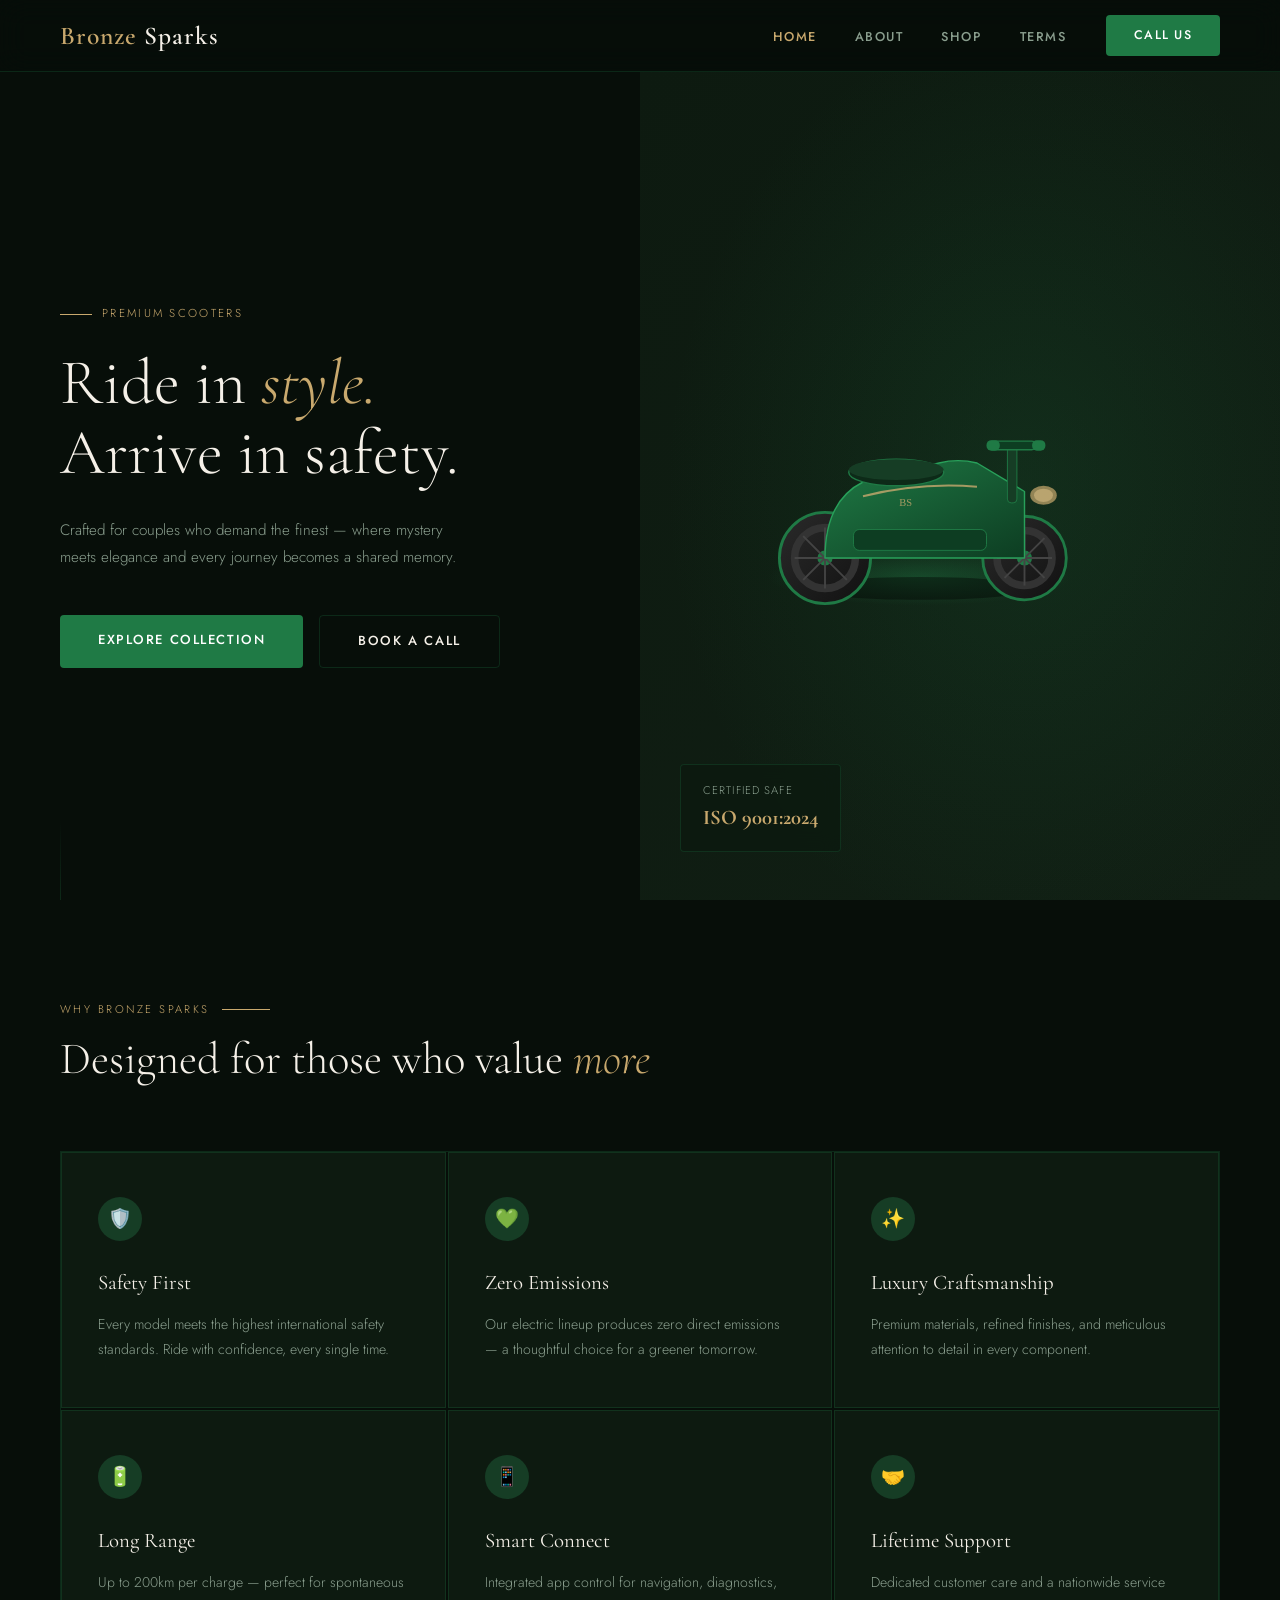
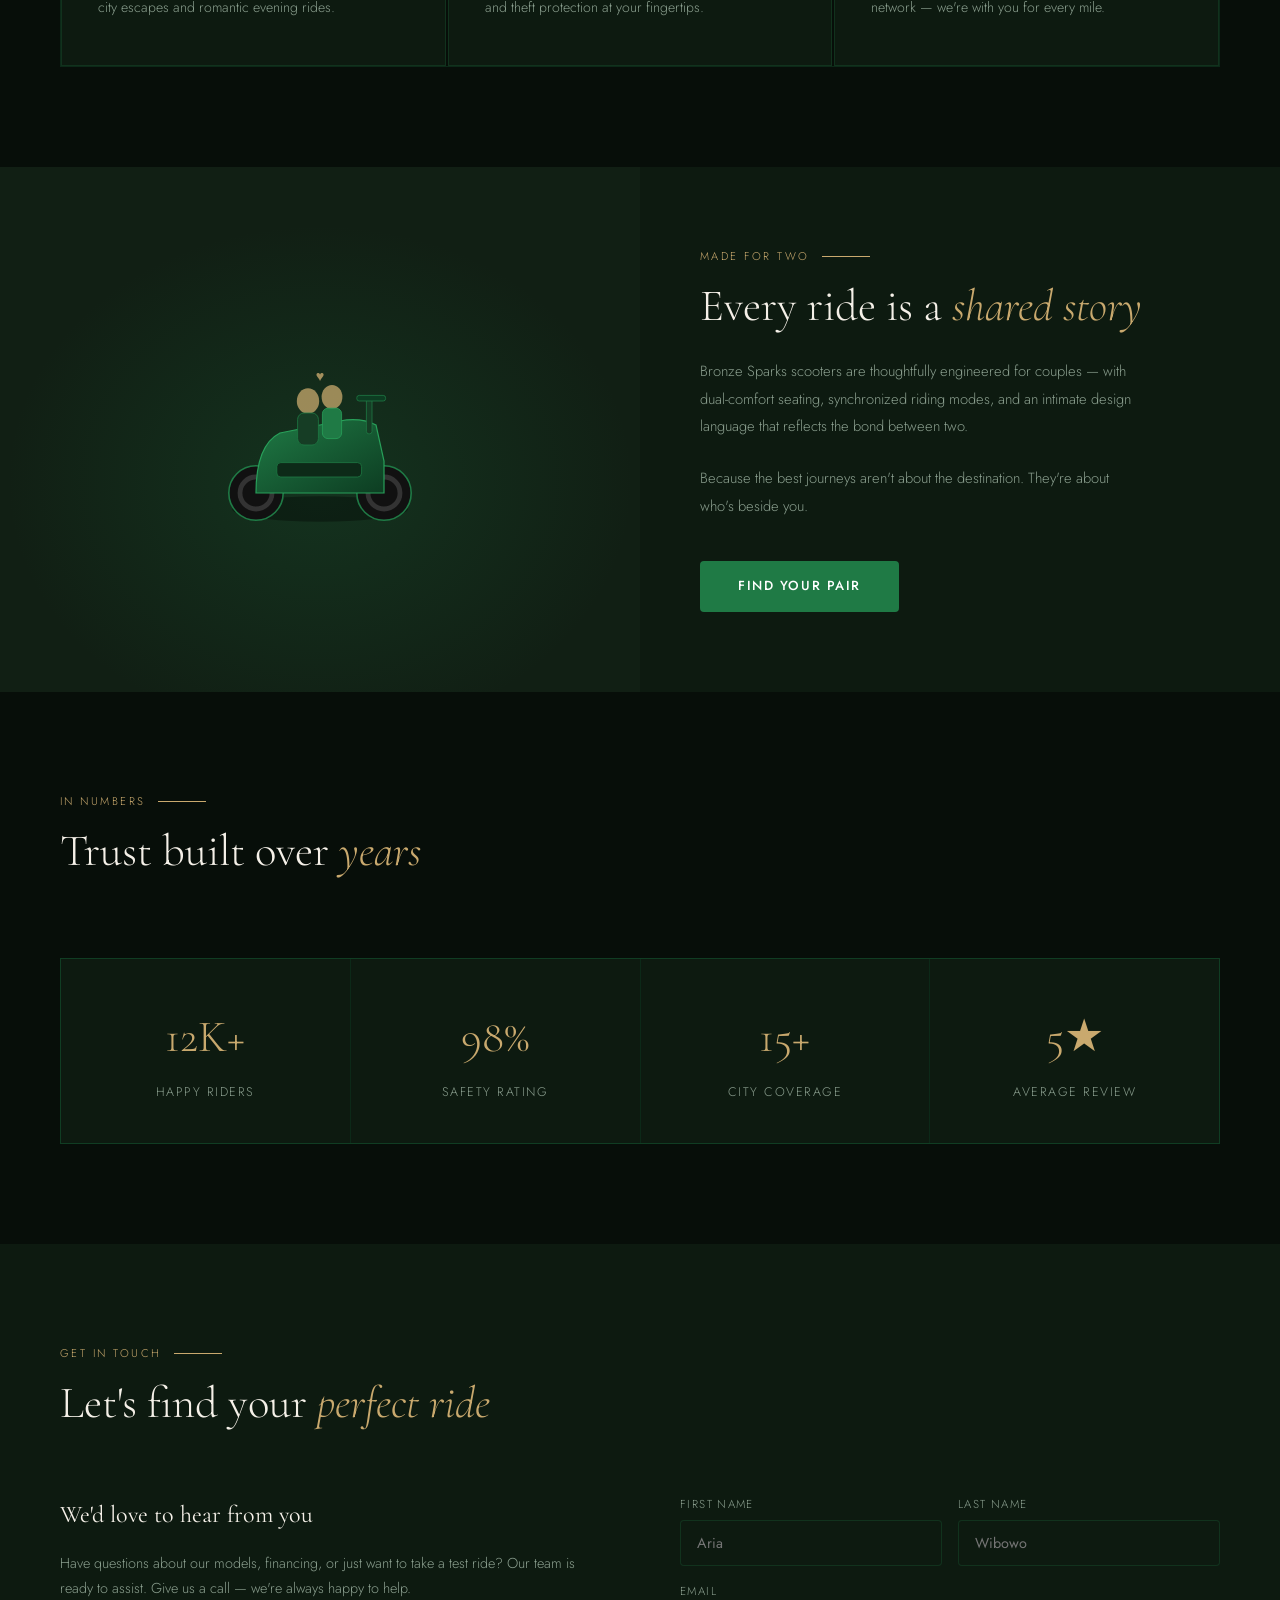
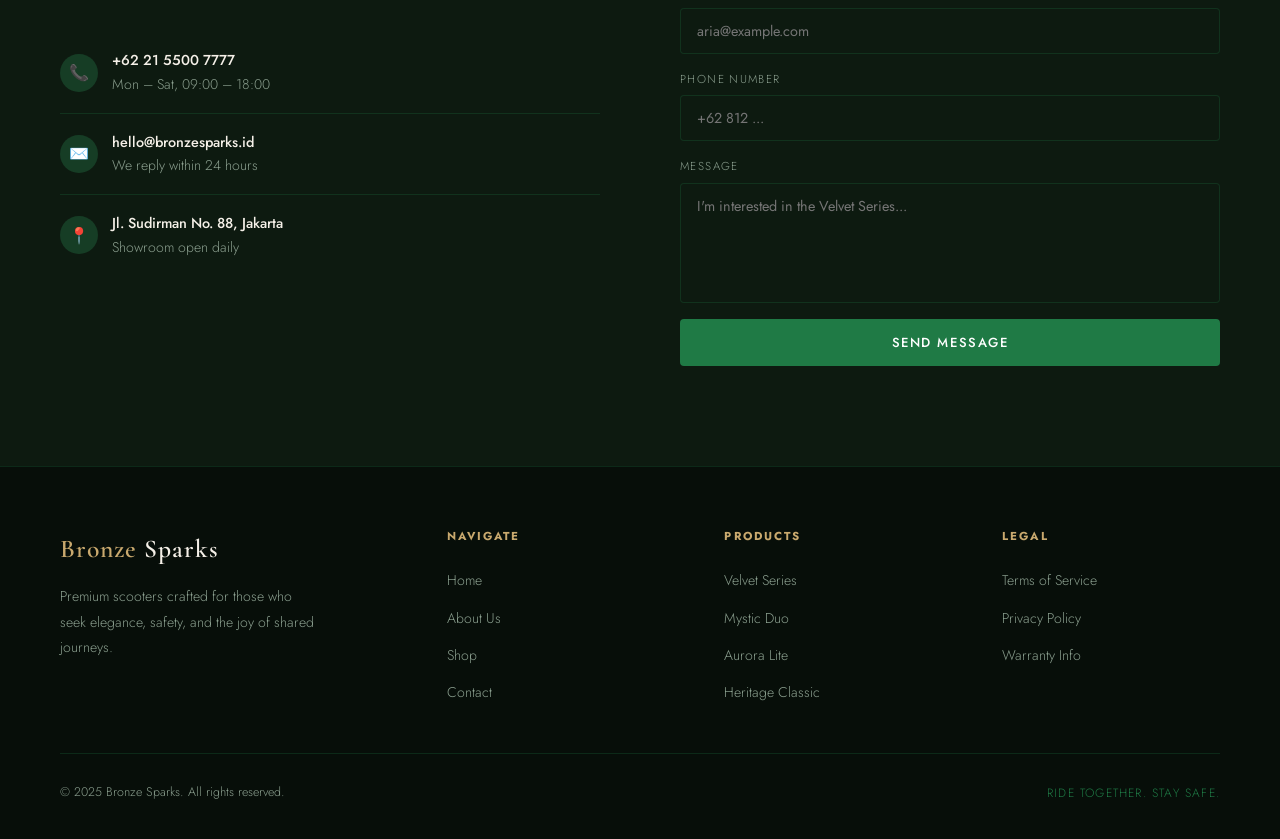
<file: index.html>
<!DOCTYPE html>
<html lang="id">
<head>
  <meta charset="UTF-8" />
  <meta name="viewport" content="width=device-width, initial-scale=1.0"/>
  <meta name="description" content="Bronze Sparks adalah dealer scooter premium di Indonesia. Koleksi eksklusif dengan desain elegan, emisi nol, dan standar keamanan ISO 9001:2024.">
  <meta property="og:title" content="Bronze Sparks – Premium Scooters Indonesia">
  <meta property="og:description" content="Scooter premium untuk pasangan yang menghargai keanggunan dan keamanan. Temukan koleksi eksklusif kami di Jakarta.">
  <meta property="og:type" content="website">
  <meta property="og:url" content="https://bronzesparks.id/">
  <title>Bronze Sparks – Premium Scooters Indonesia</title>
  <link href="https://fonts.googleapis.com/css2?family=Cormorant+Garamond:ital,wght@0,300;0,400;0,600;1,300;1,400&family=Jost:wght@300;400;500;600&display=swap" rel="stylesheet"/>
  <link rel="icon" type="image/png" href="icon-transportation.png">
  <link rel="canonical" href="https://bronzesparks.id/">
  <link rel="stylesheet" href="style.css">
  <script type="application/ld+json">
    {
      "@context": "https://schema.org",
      "@type": "AutoDealer",
      "name": "Bronze Sparks",
      "description": "Premium scooters crafted for elegance and safety.",
      "url": "https://bronzesparks.id",
      "address": {
        "@type": "PostalAddress",
        "streetAddress": "Jl. Sudirman No. 88",
        "addressLocality": "Jakarta Selatan",
        "addressCountry": "ID"
      },
      "telephone": "+622155007777"
    }
  </script>
</head>
<body>

  <nav id="navbar">
    <div class="nav-logo"><a href="index.html"><span>Bronze</span> Sparks</a></div>
    <ul class="nav-links" id="navLinks">
      <li><a href="index.html" class="active">Home</a></li>
      <li><a href="about.html">About</a></li>
      <li><a href="shop.html">Shop</a></li>
      <li><a href="terms.html">Terms</a></li>
    </ul>
    <a class="nav-cta" href="#contact-section">Call Us</a>
    <div class="hamburger" id="hamburger" onclick="toggleMenu()">
      <span></span><span></span><span></span>
    </div>
  </nav>

  <div class="mobile-menu" id="mobileMenu">
    <a href="index.html" onclick="toggleMenu()">Home</a>
    <a href="about.html" onclick="toggleMenu()">About</a>
    <a href="shop.html" onclick="toggleMenu()">Shop</a>
    <a href="terms.html" onclick="toggleMenu()">Terms of Service</a>
    <a class="m-cta" href="#contact-section" onclick="toggleMenu()">📞 Call Us Now</a>
  </div>

  <section class="hero">
    <div class="hero-left">
      <div class="hero-tag">Premium Scooters</div>
      <h1 class="hero-title">
        Ride in <em>style.</em><br>Arrive in safety.
      </h1>
      <p class="hero-desc">
        Crafted for couples who demand the finest — where mystery meets elegance
        and every journey becomes a shared memory.
      </p>
      <div class="hero-actions">
        <a class="btn-primary" href="shop.html">Explore Collection</a>
        <a class="btn-outline" href="#contact-section">Book a Call</a>
      </div>
    </div>
    <div class="hero-right">
      <div class="hero-visual"></div>
      <div class="hero-scooter">
        <svg class="scooter-svg" viewBox="0 0 400 280" xmlns="http://www.w3.org/2000/svg">
          <defs>
            <radialGradient id="glow" cx="50%" cy="50%" r="50%">
              <stop offset="0%" stop-color="#1f7a45" stop-opacity=".4"/>
              <stop offset="100%" stop-color="#1f7a45" stop-opacity="0"/>
            </radialGradient>
            <linearGradient id="bodyGrad" x1="0%" y1="0%" x2="100%" y2="100%">
              <stop offset="0%" stop-color="#1f7a45"/>
              <stop offset="100%" stop-color="#0d3d22"/>
            </linearGradient>
            <linearGradient id="wheelGrad" x1="0%" y1="0%" x2="100%" y2="100%">
              <stop offset="0%" stop-color="#2a2a2a"/>
              <stop offset="100%" stop-color="#111"/>
            </linearGradient>
          </defs>
          <ellipse cx="200" cy="240" rx="160" ry="30" fill="url(#glow)"/>
          <ellipse cx="200" cy="252" rx="120" ry="12" fill="#000" opacity=".4"/>
          <circle cx="100" cy="220" r="48" fill="url(#wheelGrad)" stroke="#1f7a45" stroke-width="3"/>
          <circle cx="100" cy="220" r="32" fill="none" stroke="#333" stroke-width="8"/>
          <circle cx="100" cy="220" r="8" fill="#1f7a45"/>
          <g stroke="#444" stroke-width="2">
            <line x1="100" y1="188" x2="100" y2="252"/>
            <line x1="68" y1="220" x2="132" y2="220"/>
            <line x1="77" y1="197" x2="123" y2="243"/>
            <line x1="123" y1="197" x2="77" y2="243"/>
          </g>
          <circle cx="310" cy="220" r="44" fill="url(#wheelGrad)" stroke="#1f7a45" stroke-width="3"/>
          <circle cx="310" cy="220" r="29" fill="none" stroke="#333" stroke-width="8"/>
          <circle cx="310" cy="220" r="8" fill="#1f7a45"/>
          <g stroke="#444" stroke-width="2">
            <line x1="310" y1="191" x2="310" y2="249"/>
            <line x1="281" y1="220" x2="339" y2="220"/>
            <line x1="289" y1="199" x2="331" y2="241"/>
            <line x1="331" y1="199" x2="289" y2="241"/>
          </g>
          <path d="M 100 220 Q 100 160 140 140 L 220 120 Q 240 115 260 120 L 310 150 L 310 220 Z"
                fill="url(#bodyGrad)" stroke="#28a05a" stroke-width="1.5" stroke-linejoin="round"/>
          <rect x="130" y="190" width="140" height="22" rx="6" fill="#0d3d22" stroke="#1f7a45" stroke-width="1"/>
          <ellipse cx="175" cy="130" rx="50" ry="14" fill="#0d2a18" stroke="#1f7a45" stroke-width="1.5"/>
          <ellipse cx="175" cy="127" rx="50" ry="11" fill="#163d25"/>
          <rect x="292" y="100" width="10" height="62" rx="4" fill="#163d25" stroke="#1f7a45" stroke-width="1"/>
          <rect x="272" y="97" width="50" height="9" rx="4.5" fill="#0d3d22" stroke="#1f7a45" stroke-width="1.5"/>
          <rect x="270" y="96" width="14" height="11" rx="5" fill="#1f7a45"/>
          <rect x="318" y="96" width="14" height="11" rx="5" fill="#1f7a45"/>
          <ellipse cx="330" cy="154" rx="14" ry="10" fill="#c9a96e" opacity=".7"/>
          <ellipse cx="330" cy="154" rx="10" ry="7" fill="#e0c48a" opacity=".5"/>
          <path d="M 140 155 Q 200 140 260 145" stroke="#c9a96e" stroke-width="2" fill="none" opacity=".8"/>
          <text x="185" y="165" font-family="serif" font-size="11" fill="#c9a96e" opacity=".8" text-anchor="middle">BS</text>
        </svg>
      </div>
      <div class="hero-badge">
        <p>Certified Safe</p>
        <h4>ISO 9001:2024</h4>
      </div>
    </div>
    <div class="hero-line"></div>
  </section>

  <section class="section fade-in">
    <div class="section-label">Why Bronze Sparks</div>
    <h2 class="section-title">Designed for those who value <em>more</em></h2>
    <div class="features-grid">
      <div class="feature-card">
        <div class="feature-icon">🛡️</div>
        <h3>Safety First</h3>
        <p>Every model meets the highest international safety standards. Ride with confidence, every single time.</p>
      </div>
      <div class="feature-card">
        <div class="feature-icon">💚</div>
        <h3>Zero Emissions</h3>
        <p>Our electric lineup produces zero direct emissions — a thoughtful choice for a greener tomorrow.</p>
      </div>
      <div class="feature-card">
        <div class="feature-icon">✨</div>
        <h3>Luxury Craftsmanship</h3>
        <p>Premium materials, refined finishes, and meticulous attention to detail in every component.</p>
      </div>
      <div class="feature-card">
        <div class="feature-icon">🔋</div>
        <h3>Long Range</h3>
        <p>Up to 200km per charge — perfect for spontaneous city escapes and romantic evening rides.</p>
      </div>
      <div class="feature-card">
        <div class="feature-icon">📱</div>
        <h3>Smart Connect</h3>
        <p>Integrated app control for navigation, diagnostics, and theft protection at your fingertips.</p>
      </div>
      <div class="feature-card">
        <div class="feature-icon">🤝</div>
        <h3>Lifetime Support</h3>
        <p>Dedicated customer care and a nationwide service network — we're with you for every mile.</p>
      </div>
    </div>
  </section>

  <div class="section-alt">
    <div class="couple-banner">
      <div class="couple-visual">
        <div class="couple-visual-inner">
          <svg viewBox="0 0 300 280" width="240" xmlns="http://www.w3.org/2000/svg">
            <defs>
              <linearGradient id="fg" x1="0%" y1="0%" x2="100%" y2="100%">
                <stop offset="0%" stop-color="#1f7a45"/>
                <stop offset="100%" stop-color="#0d3d22"/>
              </linearGradient>
            </defs>
            <ellipse cx="150" cy="240" rx="110" ry="16" fill="#000" opacity=".35"/>
            <circle cx="70" cy="220" r="34" fill="#111" stroke="#1f7a45" stroke-width="2"/>
            <circle cx="70" cy="220" r="20" fill="none" stroke="#333" stroke-width="6"/>
            <circle cx="230" cy="220" r="34" fill="#111" stroke="#1f7a45" stroke-width="2"/>
            <circle cx="230" cy="220" r="20" fill="none" stroke="#333" stroke-width="6"/>
            <path d="M 70 220 Q 70 160 100 145 L 175 130 Q 200 125 220 135 L 230 180 L 230 220 Z"
                  fill="url(#fg)" stroke="#28a05a" stroke-width="1.5"/>
            <rect x="96" y="182" width="106" height="18" rx="5" fill="#0d2a18" stroke="#1f7a45" stroke-width="1"/>
            <ellipse cx="135" cy="105" rx="14" ry="16" fill="#c9a96e" opacity=".75"/>
            <rect x="122" y="120" width="26" height="40" rx="8" fill="#163d25" stroke="#1f7a45" stroke-width="1"/>
            <ellipse cx="165" cy="100" rx="13" ry="15" fill="#c9a96e" opacity=".75"/>
            <rect x="153" y="114" width="24" height="38" rx="7" fill="#1f7a45" stroke="#28a05a" stroke-width="1"/>
            <rect x="208" y="100" width="7" height="46" rx="3" fill="#163d25" stroke="#1f7a45" stroke-width="1"/>
            <rect x="196" y="98" width="36" height="7" rx="3" fill="#0d3d22" stroke="#1f7a45" stroke-width="1"/>
            <text x="150" y="80" font-size="18" text-anchor="middle" fill="#c9a96e" opacity=".8">♥</text>
          </svg>
        </div>
      </div>
      <div class="couple-content section">
        <div class="section-label">Made for Two</div>
        <h2 class="section-title">Every ride is a <em>shared story</em></h2>
        <p>
          Bronze Sparks scooters are thoughtfully engineered for couples — with dual-comfort seating,
          synchronized riding modes, and an intimate design language that reflects the bond between two.
        </p>
        <p>
          Because the best journeys aren't about the destination. They're about who's beside you.
        </p>
        <a class="btn-primary" href="shop.html">Find Your Pair</a>
      </div>
    </div>
  </div>

  <section class="section fade-in">
    <div class="section-label">In Numbers</div>
    <h2 class="section-title">Trust built over <em>years</em></h2>
    <div class="stats-row">
      <div class="stat">
        <div class="stat-num">12K+</div>
        <div class="stat-label">Happy Riders</div>
      </div>
      <div class="stat">
        <div class="stat-num">98%</div>
        <div class="stat-label">Safety Rating</div>
      </div>
      <div class="stat">
        <div class="stat-num">15+</div>
        <div class="stat-label">City Coverage</div>
      </div>
      <div class="stat">
        <div class="stat-num">5★</div>
        <div class="stat-label">Average Review</div>
      </div>
    </div>
  </section>

  <section class="section section-alt fade-in" id="contact-section">
    <div class="section-label">Get in Touch</div>
    <h2 class="section-title">Let's find your <em>perfect ride</em></h2>
    <div class="contact-wrap">
      <div class="contact-info">
        <h3>We'd love to hear from you</h3>
        <p>Have questions about our models, financing, or just want to take a test ride?
          Our team is ready to assist. Give us a call — we're always happy to help.</p>
        <div class="contact-detail">
          <div class="icon">📞</div>
          <div>
            <strong>+62 21 5500 7777</strong>
            <p>Mon – Sat, 09:00 – 18:00</p>
          </div>
        </div>
        <div class="contact-detail">
          <div class="icon">✉️</div>
          <div>
            <strong>hello@bronzesparks.id</strong>
            <p>We reply within 24 hours</p>
          </div>
        </div>
        <div class="contact-detail">
          <div class="icon">📍</div>
          <div>
            <strong>Jl. Sudirman No. 88, Jakarta</strong>
            <p>Showroom open daily</p>
          </div>
        </div>
      </div>
      <div class="contact-form">
        <div class="form-row">
          <div class="form-group">
            <label>First Name</label>
            <input type="text" placeholder="Aria"/>
          </div>
          <div class="form-group">
            <label>Last Name</label>
            <input type="text" placeholder="Wibowo"/>
          </div>
        </div>
        <div class="form-group">
          <label>Email</label>
          <input type="email" placeholder="aria@example.com"/>
        </div>
        <div class="form-group">
          <label>Phone Number</label>
          <input type="tel" placeholder="+62 812 ..."/>
        </div>
        <div class="form-group">
          <label>Message</label>
          <textarea placeholder="I'm interested in the Velvet Series..."></textarea>
        </div>
        <button class="btn-primary" onclick="handleFormSubmit(event)" style="width:100%;padding:14px">Send Message</button>
      </div>
    </div>
  </section>

  <footer>
    <div class="footer-top">
      <div class="footer-brand">
        <div class="nav-logo"><a href="index.html"><span>Bronze</span> Sparks</a></div>
        <p>Premium scooters crafted for those who seek elegance, safety, and the joy of shared journeys.</p>
      </div>
      <div class="footer-col">
        <h5>Navigate</h5>
        <ul>
          <li><a href="index.html">Home</a></li>
          <li><a href="about.html">About Us</a></li>
          <li><a href="shop.html">Shop</a></li>
          <li><a href="#contact-section">Contact</a></li>
        </ul>
      </div>
      <div class="footer-col">
        <h5>Products</h5>
        <ul>
          <li><a href="shop.html">Velvet Series</a></li>
          <li><a href="shop.html">Mystic Duo</a></li>
          <li><a href="shop.html">Aurora Lite</a></li>
          <li><a href="shop.html">Heritage Classic</a></li>
        </ul>
      </div>
      <div class="footer-col">
        <h5>Legal</h5>
        <ul>
          <li><a href="terms.html">Terms of Service</a></li>
          <li><a href="#">Privacy Policy</a></li>
          <li><a href="#">Warranty Info</a></li>
        </ul>
      </div>
    </div>
    <div class="footer-bottom">
      <p>© 2025 Bronze Sparks. All rights reserved.</p>
      <p style="color:var(--green);font-size:.75rem;letter-spacing:.1em">RIDE TOGETHER. STAY SAFE.</p>
    </div>
  </footer>

  <script src="script.js"></script>
</body>
</html>
</file>
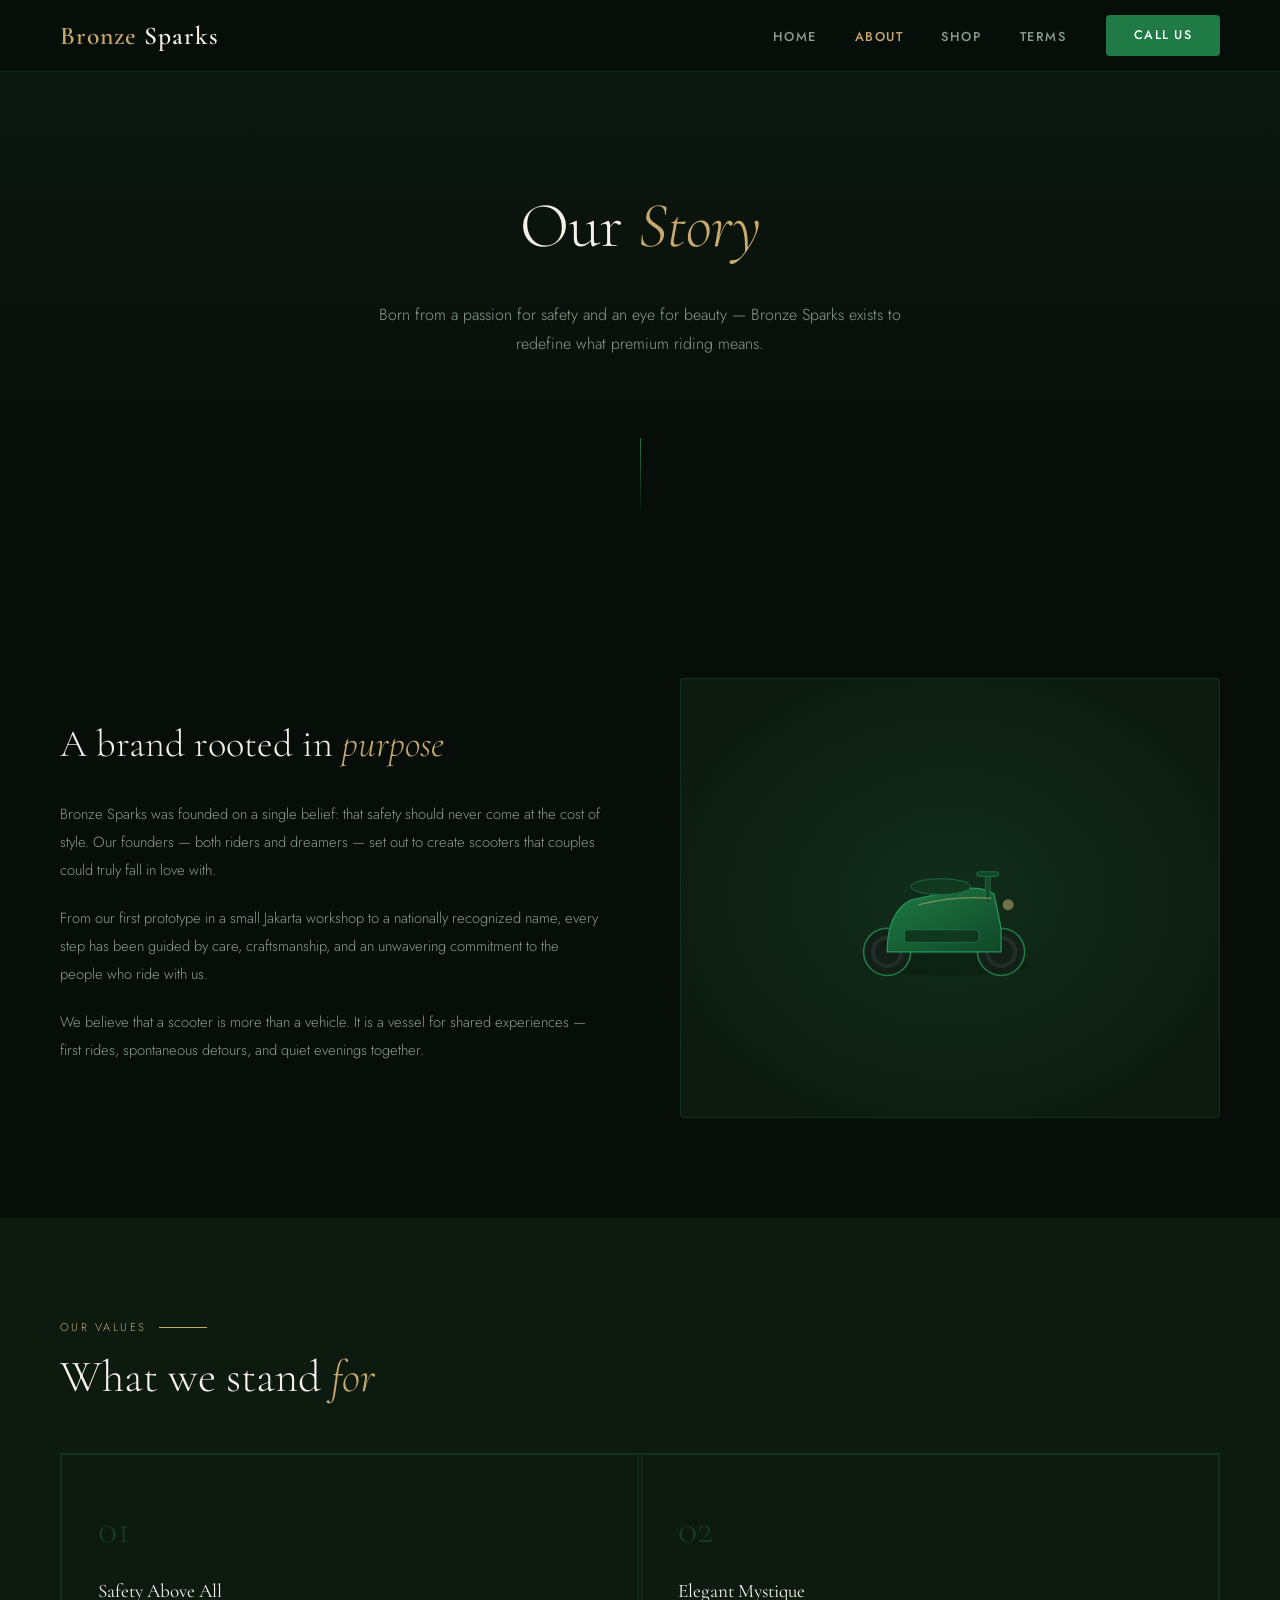
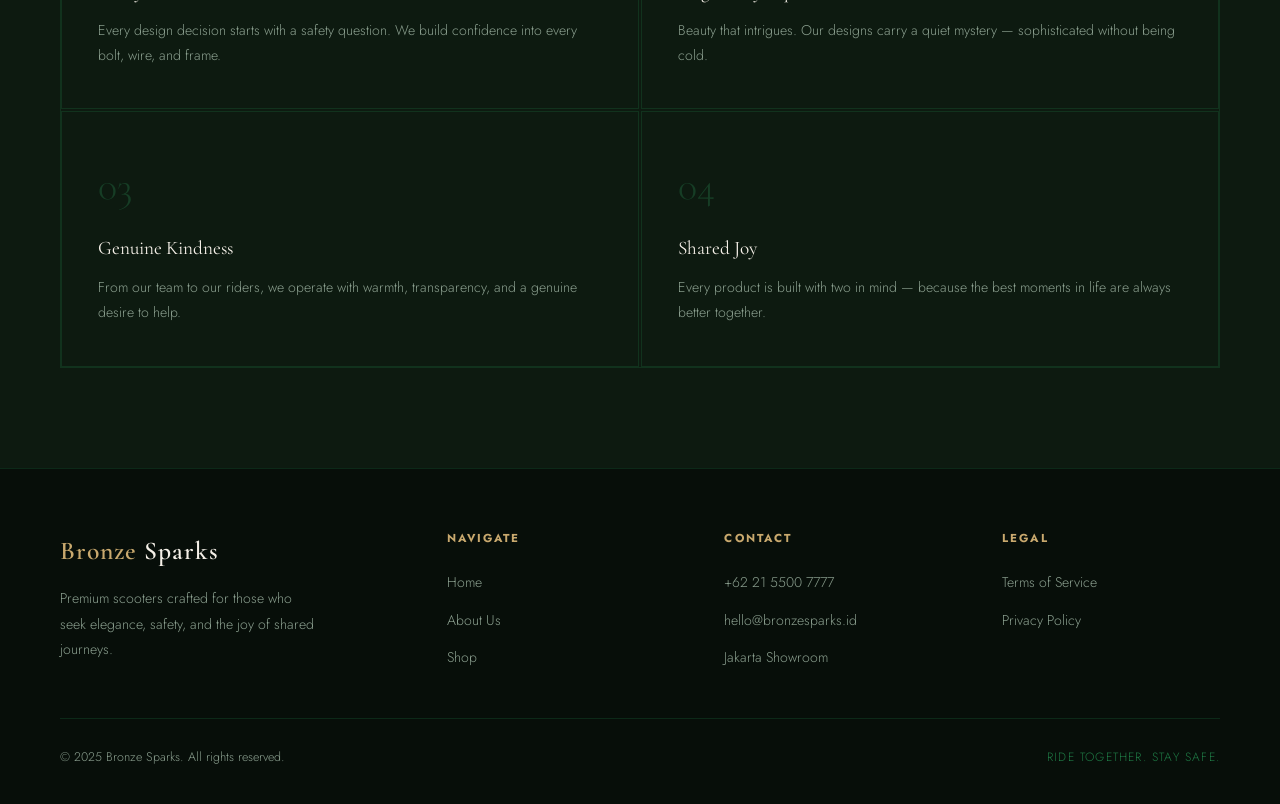
<file: about.html>
<!DOCTYPE html>
<html lang="id">
<head>
    <meta charset="UTF-8" />
    <meta name="viewport" content="width=device-width, initial-scale=1.0"/>
    <meta name="description" content="Kenali Bronze Sparks — brand scooter premium Indonesia yang lahir dari passion terhadap keselamatan berkendara dan desain elegan. Didirikan di Jakarta, melayani seluruh Indonesia.">
    <meta property="og:title" content="Tentang Kami – Bronze Sparks">
    <meta property="og:description" content="Kenali cerita di balik Bronze Sparks: dari bengkel kecil di Jakarta hingga brand scooter premium terpercaya di Indonesia.">
    <meta property="og:type" content="website">
    <meta property="og:url" content="https://bronzesparks.id/about.html">
    <title>Tentang Kami – Bronze Sparks | Dealer Scooter Premium Jakarta</title>
    <link href="https://fonts.googleapis.com/css2?family=Cormorant+Garamond:ital,wght@0,300;0,400;0,600;1,300;1,400&family=Jost:wght@300;400;500;600&display=swap" rel="stylesheet"/>
    <link rel="icon" type="image/png" href="icon-transportation.png">
    <link rel="canonical" href="https://bronzesparks.id/about.html">
    <link rel="stylesheet" href="style.css">
</head>
<body>

    <nav id="navbar">
        <div class="nav-logo"><a href="index.html"><span>Bronze</span> Sparks</a></div>
        <ul class="nav-links" id="navLinks">
            <li><a href="index.html">Home</a></li>
            <li><a href="about.html" class="active">About</a></li>
            <li><a href="shop.html">Shop</a></li>
            <li><a href="terms.html">Terms</a></li>
        </ul>
        <a class="nav-cta" href="index.html#contact-section">Call Us</a>
        <div class="hamburger" id="hamburger" onclick="toggleMenu()">
            <span></span><span></span><span></span>
        </div>
    </nav>

    <div class="mobile-menu" id="mobileMenu">
        <a href="index.html" onclick="toggleMenu()">Home</a>
        <a href="about.html" onclick="toggleMenu()">About</a>
        <a href="shop.html" onclick="toggleMenu()">Shop</a>
        <a href="terms.html" onclick="toggleMenu()">Terms of Service</a>
        <a class="m-cta" href="index.html#contact-section" onclick="toggleMenu()">📞 Call Us Now</a>
    </div>

    <div class="page-hero">
        <div class="page-hero-inner">
            <h1>Our <em>Story</em></h1>
            <p>Born from a passion for safety and an eye for beauty — Bronze Sparks exists to redefine what premium riding means.</p>
        </div>
    </div>
    <div class="divider"></div>

    <section class="section">
        <div class="about-story">
            <div class="about-story-text">
                <h2>A brand rooted in <em>purpose</em></h2>
                <p>Bronze Sparks was founded on a single belief: that safety should never come at the cost of style. Our founders — both riders and dreamers — set out to create scooters that couples could truly fall in love with.</p>
                <p>From our first prototype in a small Jakarta workshop to a nationally recognized name, every step has been guided by care, craftsmanship, and an unwavering commitment to the people who ride with us.</p>
                <p>We believe that a scooter is more than a vehicle. It is a vessel for shared experiences — first rides, spontaneous detours, and quiet evenings together.</p>
            </div>
            <div class="about-visual">
                <div class="about-visual-glow"></div>
                <svg viewBox="0 0 280 220" width="220" xmlns="http://www.w3.org/2000/svg">
                    <defs>
                        <linearGradient id="ab" x1="0%" y1="0%" x2="100%" y2="100%">
                        <stop offset="0%" stop-color="#1f7a45"/>
                        <stop offset="100%" stop-color="#0d3d22"/>
                        </linearGradient>
                    </defs>
                    <ellipse cx="140" cy="195" rx="100" ry="14" fill="#000" opacity=".3"/>
                    <circle cx="60" cy="178" r="30" fill="#111" stroke="#1f7a45" stroke-width="2"/>
                    <circle cx="60" cy="178" r="18" fill="none" stroke="#222" stroke-width="5"/>
                    <circle cx="205" cy="178" r="30" fill="#111" stroke="#1f7a45" stroke-width="2"/>
                    <circle cx="205" cy="178" r="18" fill="none" stroke="#222" stroke-width="5"/>
                    <path d="M 60 178 Q 60 128 90 112 L 155 98 Q 178 94 196 104 L 205 148 L 205 178 Z"
                            fill="url(#ab)" stroke="#28a05a" stroke-width="1.5"/>
                    <rect x="82" y="150" width="95" height="16" rx="4" fill="#0d2a18" stroke="#1f7a45" stroke-width="1"/>
                    <ellipse cx="128" cy="95" rx="38" ry="10" fill="#0d2a18" stroke="#1f7a45" stroke-width="1"/>
                    <rect x="185" y="78" width="6" height="38" rx="3" fill="#163d25" stroke="#1f7a45" stroke-width="1"/>
                    <rect x="174" y="76" width="28" height="6" rx="3" fill="#0d3d22" stroke="#1f7a45" stroke-width="1"/>
                    <circle cx="214" cy="118" r="7" fill="#c9a96e" opacity=".6"/>
                    <path d="M 100 118 Q 148 106 192 110" stroke="#c9a96e" stroke-width="1.5" fill="none" opacity=".7"/>
                </svg>
            </div>
        </div>
    </section>

    <section class="section section-alt">
        <div class="section-label">Our Values</div>
        <h2 class="section-title" style="margin-bottom:48px">What we stand <em>for</em></h2>
        <div class="values-grid">
            <div class="value-card">
                <span>01</span>
                <h4>Safety Above All</h4>
                <p>Every design decision starts with a safety question. We build confidence into every bolt, wire, and frame.</p>
            </div>
            <div class="value-card">
                <span>02</span>
                <h4>Elegant Mystique</h4>
                <p>Beauty that intrigues. Our designs carry a quiet mystery — sophisticated without being cold.</p>
            </div>
            <div class="value-card">
                <span>03</span>
                <h4>Genuine Kindness</h4>
                <p>From our team to our riders, we operate with warmth, transparency, and a genuine desire to help.</p>
            </div>
            <div class="value-card">
                <span>04</span>
                <h4>Shared Joy</h4>
                <p>Every product is built with two in mind — because the best moments in life are always better together.</p>
            </div>
        </div>
    </section>

    <footer>
        <div class="footer-top">
            <div class="footer-brand">
                <div class="nav-logo"><a href="index.html"><span>Bronze</span> Sparks</a></div>
                <p>Premium scooters crafted for those who seek elegance, safety, and the joy of shared journeys.</p>
            </div>
            <div class="footer-col">
                <h5>Navigate</h5>
                <ul>
                    <li><a href="index.html">Home</a></li>
                    <li><a href="about.html">About Us</a></li>
                    <li><a href="shop.html">Shop</a></li>
                </ul>
            </div>
            <div class="footer-col">
                <h5>Contact</h5>
                <ul>
                    <li><a href="tel:+622155007777">+62 21 5500 7777</a></li>
                    <li><a href="mailto:hello@bronzesparks.id">hello@bronzesparks.id</a></li>
                    <li><a href="index.html#contact-section">Jakarta Showroom</a></li>
                </ul>
            </div>
            <div class="footer-col">
                <h5>Legal</h5>
                <ul>
                    <li><a href="terms.html">Terms of Service</a></li>
                    <li><a href="#">Privacy Policy</a></li>
                </ul>
            </div>
        </div>
        <div class="footer-bottom">
            <p>© 2025 Bronze Sparks. All rights reserved.</p>
            <p style="color:var(--green);font-size:.75rem;letter-spacing:.1em">RIDE TOGETHER. STAY SAFE.</p>
        </div>
    </footer>

    <script src="script.js"></script>
</body>
</html>
</file>
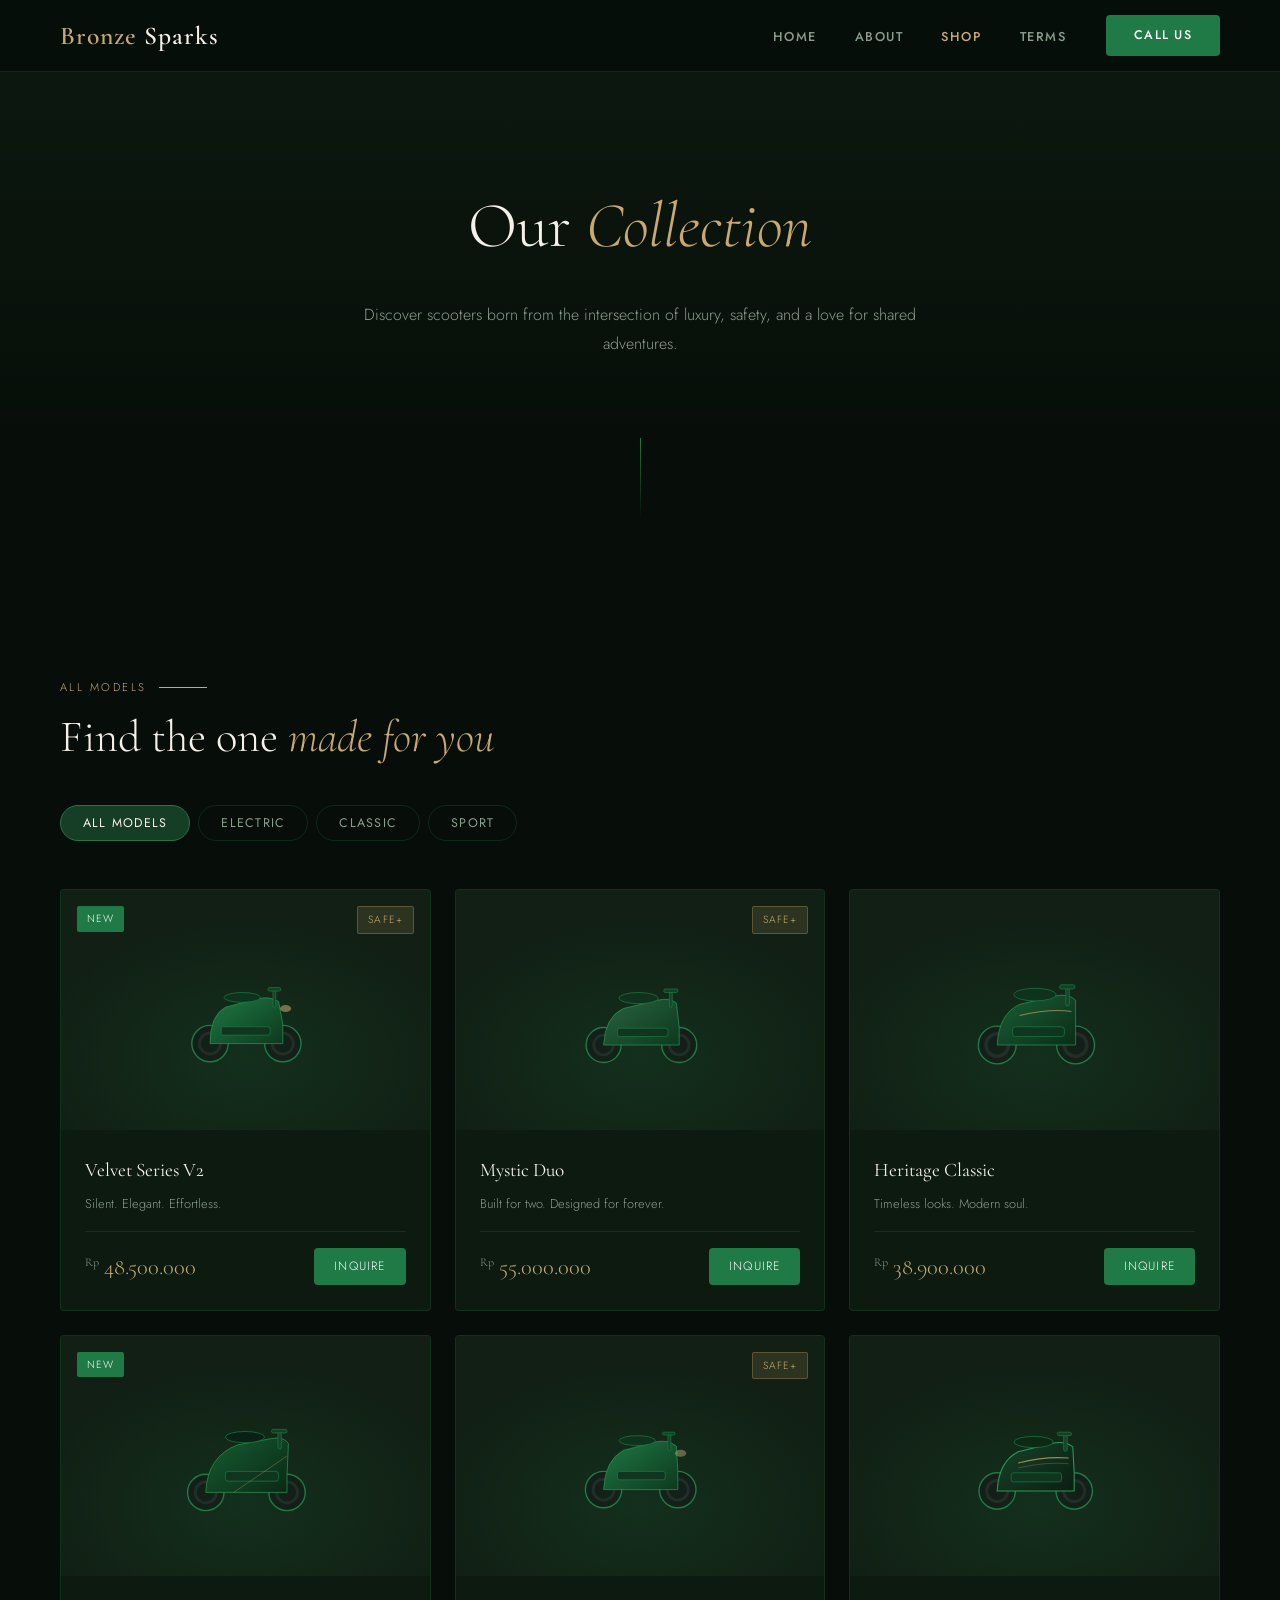
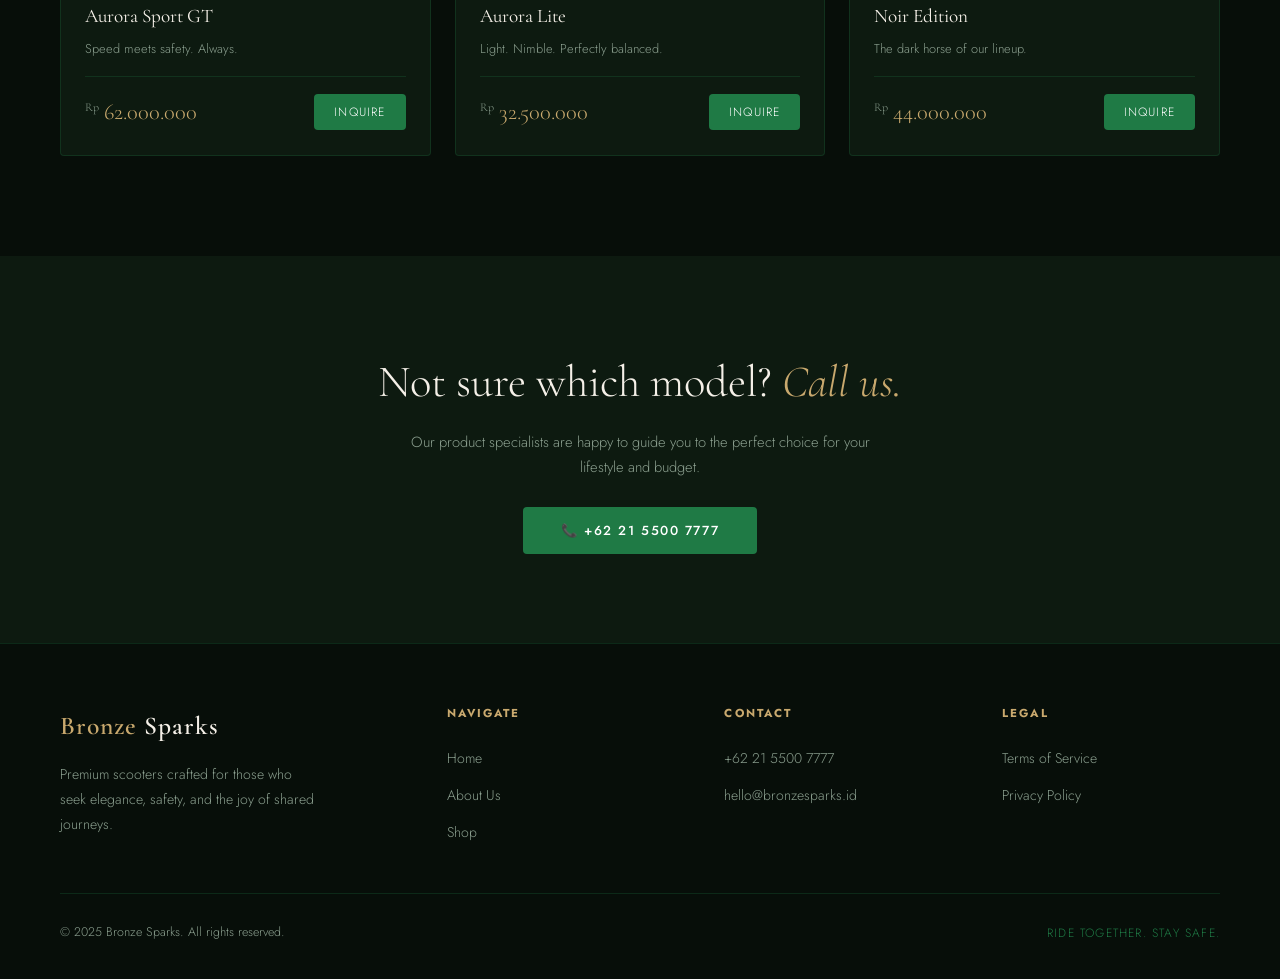
<file: shop.html>
<!DOCTYPE html>
<html lang="id">
<head>
    <meta charset="UTF-8" />
    <meta name="viewport" content="width=device-width, initial-scale=1.0"/>
    <meta name="description" content="Jelajahi koleksi scooter premium Bronze Sparks: Velvet Series, Mystic Duo, Aurora Sport GT, Heritage Classic, Aurora Lite, dan Noir Edition. Harga mulai Rp 32,5 juta.">
    <meta property="og:title" content="Koleksi Scooter – Bronze Sparks">
    <meta property="og:description" content="Temukan scooter impian Anda dari koleksi premium Bronze Sparks. Electric, classic, dan sport — semua dirancang untuk keanggunan dan keselamatan.">
    <meta property="og:type" content="website">
    <meta property="og:url" content="https://bronzesparks.id/shop.html">
    <title>Koleksi Scooter Premium – Bronze Sparks | Velvet, Mystic Duo, Aurora</title>
    <link href="https://fonts.googleapis.com/css2?family=Cormorant+Garamond:ital,wght@0,300;0,400;0,600;1,300;1,400&family=Jost:wght@300;400;500;600&display=swap" rel="stylesheet"/>
    <link rel="icon" type="image/png" href="icon-transportation.png">
    <link rel="canonical" href="https://bronzesparks.id/shop.html">
    <link rel="stylesheet" href="style.css">
    <script type="application/ld+json">
        {
            "@context": "https://schema.org",
            "@type": "ItemList",
            "name": "Koleksi Scooter Premium Bronze Sparks",
            "description": "Temukan koleksi scooter premium Bronze Sparks: Velvet Series, Mystic Duo, Aurora Sport GT, Heritage Classic, Aurora Lite, dan Noir Edition.",
            "url": "https://bronzesparks.id/shop.html",
            "itemListElement": [
                { "@type": "ListItem", "position": 1, "name": "Velvet Series V2", "offers": { "@type": "Offer", "price": "48500000", "priceCurrency": "IDR" } },
                { "@type": "ListItem", "position": 2, "name": "Mystic Duo",       "offers": { "@type": "Offer", "price": "55000000", "priceCurrency": "IDR" } },
                { "@type": "ListItem", "position": 3, "name": "Heritage Classic", "offers": { "@type": "Offer", "price": "38900000", "priceCurrency": "IDR" } },
                { "@type": "ListItem", "position": 4, "name": "Aurora Sport GT",  "offers": { "@type": "Offer", "price": "62000000", "priceCurrency": "IDR" } },
                { "@type": "ListItem", "position": 5, "name": "Aurora Lite",      "offers": { "@type": "Offer", "price": "32500000", "priceCurrency": "IDR" } },
                { "@type": "ListItem", "position": 6, "name": "Noir Edition",     "offers": { "@type": "Offer", "price": "44000000", "priceCurrency": "IDR" } }
            ]
        }
    </script>
</head>
<body>

    <nav id="navbar">
        <div class="nav-logo"><a href="index.html"><span>Bronze</span> Sparks</a></div>
        <ul class="nav-links" id="navLinks">
            <li><a href="index.html">Home</a></li>
            <li><a href="about.html">About</a></li>
            <li><a href="shop.html" class="active">Shop</a></li>
            <li><a href="terms.html">Terms</a></li>
        </ul>
        <a class="nav-cta" href="index.html#contact-section">Call Us</a>
        <div class="hamburger" id="hamburger" onclick="toggleMenu()">
            <span></span><span></span><span></span>
        </div>
    </nav>

    <div class="mobile-menu" id="mobileMenu">
        <a href="index.html" onclick="toggleMenu()">Home</a>
        <a href="about.html" onclick="toggleMenu()">About</a>
        <a href="shop.html" onclick="toggleMenu()">Shop</a>
        <a href="terms.html" onclick="toggleMenu()">Terms of Service</a>
        <a class="m-cta" href="index.html#contact-section" onclick="toggleMenu()">📞 Call Us Now</a>
    </div>

    <div class="page-hero">
        <div class="page-hero-inner">
            <h1>Our <em>Collection</em></h1>
            <p>Discover scooters born from the intersection of luxury, safety, and a love for shared adventures.</p>
        </div>
    </div>
    <div class="divider"></div>

    <section class="section">
        <div class="section-label">All Models</div>
        <h2 class="section-title">Find the one <em>made for you</em></h2>

        <div class="shop-filters">
            <button class="filter-btn active" onclick="filterProducts('all',this)">All Models</button>
            <button class="filter-btn" onclick="filterProducts('electric',this)">Electric</button>
            <button class="filter-btn" onclick="filterProducts('classic',this)">Classic</button>
            <button class="filter-btn" onclick="filterProducts('sport',this)">Sport</button>
        </div>

        <div class="products-grid" id="productsGrid">

        <div class="product-card" data-cat="electric">
            <div class="product-img">
                <div class="product-img-glow"></div>
                <span class="product-badge-new">New</span>
                <span class="product-badge-safe">Safe+</span>
                <svg viewBox="0 0 200 160" width="140" xmlns="http://www.w3.org/2000/svg">
                    <defs><linearGradient id="p1" x1="0%" y1="0%" x2="100%" y2="100%"><stop offset="0%" stop-color="#1f7a45"/><stop offset="100%" stop-color="#0a2e17"/></linearGradient></defs>
                    <circle cx="50" cy="128" r="26" fill="#111" stroke="#1f7a45" stroke-width="2"/>
                    <circle cx="50" cy="128" r="15" fill="none" stroke="#222" stroke-width="4"/>
                    <circle cx="154" cy="128" r="26" fill="#111" stroke="#1f7a45" stroke-width="2"/>
                    <circle cx="154" cy="128" r="15" fill="none" stroke="#222" stroke-width="4"/>
                    <path d="M 50 128 Q 50 88 72 76 L 118 64 Q 136 60 148 68 L 154 100 L 154 128 Z" fill="url(#p1)" stroke="#28a05a" stroke-width="1"/>
                    <rect x="66" y="104" width="70" height="12" rx="3" fill="#0d2a18" stroke="#1f7a45" stroke-width="1"/>
                    <ellipse cx="96" cy="62" rx="26" ry="7" fill="#0d2a18" stroke="#1f7a45" stroke-width="1"/>
                    <rect x="140" y="50" width="4" height="26" rx="2" fill="#163d25" stroke="#1f7a45" stroke-width="1"/>
                    <rect x="133" y="48" width="18" height="5" rx="2" fill="#0d3d22" stroke="#1f7a45" stroke-width="1"/>
                    <ellipse cx="158" cy="78" rx="8" ry="5" fill="#c9a96e" opacity=".6"/>
                </svg>
            </div>
            <div class="product-info">
                <h3>Velvet Series V2</h3>
                <p class="tagline">Silent. Elegant. Effortless.</p>
                <div class="product-footer">
                    <div class="product-price"><span>Rp</span> 48.500.000</div>
                    <a class="btn-sm" href="index.html#contact-section">Inquire</a>
                </div>
            </div>
        </div>

        <div class="product-card" data-cat="electric">
            <div class="product-img">
                <div class="product-img-glow"></div>
                <span class="product-badge-safe">Safe+</span>
                <svg viewBox="0 0 200 160" width="140" xmlns="http://www.w3.org/2000/svg">
                    <defs><linearGradient id="p2" x1="0%" y1="0%" x2="100%" y2="100%"><stop offset="0%" stop-color="#2a6040"/><stop offset="100%" stop-color="#0a2e17"/></linearGradient></defs>
                    <circle cx="48" cy="130" r="25" fill="#111" stroke="#1f7a45" stroke-width="2"/>
                    <circle cx="48" cy="130" r="14" fill="none" stroke="#222" stroke-width="4"/>
                    <circle cx="156" cy="130" r="25" fill="#111" stroke="#1f7a45" stroke-width="2"/>
                    <circle cx="156" cy="130" r="14" fill="none" stroke="#222" stroke-width="4"/>
                    <path d="M 48 130 Q 50 90 76 78 L 125 66 Q 142 62 152 70 L 156 105 L 156 130 Z" fill="url(#p2)" stroke="#28a05a" stroke-width="1"/>
                    <rect x="68" y="106" width="72" height="12" rx="3" fill="#0d2a18" stroke="#1f7a45" stroke-width="1"/>
                    <ellipse cx="98" cy="63" rx="28" ry="8" fill="#0d2a18" stroke="#1f7a45" stroke-width="1"/>
                    <rect x="142" y="52" width="4" height="24" rx="2" fill="#163d25" stroke="#1f7a45" stroke-width="1"/>
                    <rect x="134" y="50" width="20" height="5" rx="2" fill="#0d3d22" stroke="#1f7a45" stroke-width="1"/>
                </svg>
            </div>
            <div class="product-info">
                <h3>Mystic Duo</h3>
                <p class="tagline">Built for two. Designed for forever.</p>
                <div class="product-footer">
                    <div class="product-price"><span>Rp</span> 55.000.000</div>
                    <a class="btn-sm" href="index.html#contact-section">Inquire</a>
                </div>
            </div>
        </div>

        <div class="product-card" data-cat="classic">
            <div class="product-img">
                <div class="product-img-glow"></div>
                <svg viewBox="0 0 200 160" width="140" xmlns="http://www.w3.org/2000/svg">
                    <defs><linearGradient id="p3" x1="0%" y1="0%" x2="100%" y2="100%"><stop offset="0%" stop-color="#1a5c35"/><stop offset="100%" stop-color="#07200f"/></linearGradient></defs>
                    <circle cx="46" cy="130" r="27" fill="#111" stroke="#1f7a45" stroke-width="2"/>
                    <circle cx="46" cy="130" r="16" fill="none" stroke="#222" stroke-width="5"/>
                    <circle cx="158" cy="130" r="27" fill="#111" stroke="#1f7a45" stroke-width="2"/>
                    <circle cx="158" cy="130" r="16" fill="none" stroke="#222" stroke-width="5"/>
                    <path d="M 46 130 Q 48 86 78 72 L 128 60 Q 148 56 158 66 L 158 106 L 158 130 Z" fill="url(#p3)" stroke="#28a05a" stroke-width="1"/>
                    <rect x="68" y="104" width="74" height="14" rx="4" fill="#0d2a18" stroke="#1f7a45" stroke-width="1"/>
                    <ellipse cx="100" cy="58" rx="30" ry="9" fill="#0d2a18" stroke="#1f7a45" stroke-width="1"/>
                    <rect x="144" y="46" width="5" height="28" rx="2" fill="#163d25" stroke="#1f7a45" stroke-width="1"/>
                    <rect x="135" y="44" width="22" height="6" rx="3" fill="#0d3d22" stroke="#1f7a45" stroke-width="1"/>
                    <path d="M 78 88 Q 120 78 152 82" stroke="#c9a96e" stroke-width="1.5" fill="none" opacity=".7"/>
                </svg>
            </div>
            <div class="product-info">
                <h3>Heritage Classic</h3>
                <p class="tagline">Timeless looks. Modern soul.</p>
                <div class="product-footer">
                    <div class="product-price"><span>Rp</span> 38.900.000</div>
                    <a class="btn-sm" href="index.html#contact-section">Inquire</a>
                </div>
            </div>
        </div>

        <div class="product-card" data-cat="sport">
            <div class="product-img">
                <div class="product-img-glow"></div>
                <span class="product-badge-new">New</span>
                <svg viewBox="0 0 200 160" width="140" xmlns="http://www.w3.org/2000/svg">
                    <defs><linearGradient id="p4" x1="0%" y1="0%" x2="100%" y2="100%"><stop offset="0%" stop-color="#145c30"/><stop offset="100%" stop-color="#071a0c"/></linearGradient></defs>
                    <circle cx="44" cy="132" r="26" fill="#111" stroke="#1f7a45" stroke-width="2"/>
                    <circle cx="44" cy="132" r="15" fill="none" stroke="#222" stroke-width="4"/>
                    <circle cx="160" cy="132" r="26" fill="#111" stroke="#1f7a45" stroke-width="2"/>
                    <circle cx="160" cy="132" r="15" fill="none" stroke="#222" stroke-width="4"/>
                    <path d="M 44 132 Q 46 80 90 64 L 138 55 Q 155 52 162 62 L 160 108 L 160 132 Z" fill="url(#p4)" stroke="#28a05a" stroke-width="1"/>
                    <rect x="72" y="102" width="76" height="14" rx="4" fill="#0d2a18" stroke="#1f7a45" stroke-width="1"/>
                    <ellipse cx="100" cy="53" rx="28" ry="8" fill="#071810" stroke="#1f7a45" stroke-width="1"/>
                    <rect x="147" y="44" width="5" height="26" rx="2" fill="#163d25" stroke="#1f7a45" stroke-width="1"/>
                    <rect x="138" y="42" width="22" height="5" rx="2" fill="#0d3d22" stroke="#1f7a45" stroke-width="1"/>
                    <line x1="84" y1="132" x2="160" y2="80" stroke="#c9a96e" stroke-width="1" opacity=".5"/>
                </svg>
            </div>
            <div class="product-info">
                <h3>Aurora Sport GT</h3>
                <p class="tagline">Speed meets safety. Always.</p>
                <div class="product-footer">
                    <div class="product-price"><span>Rp</span> 62.000.000</div>
                    <a class="btn-sm" href="index.html#contact-section">Inquire</a>
                </div>
            </div>
        </div>

        <div class="product-card" data-cat="electric">
            <div class="product-img">
                <div class="product-img-glow"></div>
                <span class="product-badge-safe">Safe+</span>
                <svg viewBox="0 0 200 160" width="140" xmlns="http://www.w3.org/2000/svg">
                    <defs><linearGradient id="p5" x1="0%" y1="0%" x2="100%" y2="100%"><stop offset="0%" stop-color="#1f7a45"/><stop offset="100%" stop-color="#0a2e17"/></linearGradient></defs>
                    <circle cx="48" cy="128" r="26" fill="#111" stroke="#1f7a45" stroke-width="2"/>
                    <circle cx="48" cy="128" r="15" fill="none" stroke="#222" stroke-width="4"/>
                    <circle cx="154" cy="128" r="26" fill="#111" stroke="#1f7a45" stroke-width="2"/>
                    <circle cx="154" cy="128" r="15" fill="none" stroke="#222" stroke-width="4"/>
                    <path d="M 48 128 Q 50 86 76 72 L 122 60 Q 140 56 152 66 L 154 102 L 154 128 Z" fill="url(#p5)" stroke="#28a05a" stroke-width="1"/>
                    <rect x="68" y="102" width="68" height="12" rx="3" fill="#0d2a18" stroke="#1f7a45" stroke-width="1"/>
                    <ellipse cx="96" cy="58" rx="26" ry="7" fill="#0d2a18" stroke="#1f7a45" stroke-width="1"/>
                    <rect x="140" y="48" width="4" height="24" rx="2" fill="#163d25" stroke="#1f7a45" stroke-width="1"/>
                    <rect x="132" y="46" width="18" height="4" rx="2" fill="#0d3d22" stroke="#1f7a45" stroke-width="1"/>
                    <ellipse cx="158" cy="76" rx="8" ry="5" fill="#c9a96e" opacity=".5"/>
                </svg>
            </div>
            <div class="product-info">
                <h3>Aurora Lite</h3>
                <p class="tagline">Light. Nimble. Perfectly balanced.</p>
                <div class="product-footer">
                    <div class="product-price"><span>Rp</span> 32.500.000</div>
                    <a class="btn-sm" href="index.html#contact-section">Inquire</a>
                </div>
            </div>
        </div>

        <div class="product-card" data-cat="classic">
            <div class="product-img">
                <div class="product-img-glow"></div>
                <svg viewBox="0 0 200 160" width="140" xmlns="http://www.w3.org/2000/svg">
                    <defs><linearGradient id="p6" x1="0%" y1="0%" x2="100%" y2="100%"><stop offset="0%" stop-color="#163d25"/><stop offset="100%" stop-color="#070e09"/></linearGradient></defs>
                    <circle cx="46" cy="130" r="26" fill="#111" stroke="#1f7a45" stroke-width="2"/>
                    <circle cx="46" cy="130" r="15" fill="none" stroke="#222" stroke-width="4"/>
                    <circle cx="156" cy="130" r="26" fill="#111" stroke="#1f7a45" stroke-width="2"/>
                    <circle cx="156" cy="130" r="15" fill="none" stroke="#222" stroke-width="4"/>
                    <path d="M 46 130 Q 48 88 76 74 L 124 62 Q 143 58 154 67 L 156 104 L 156 130 Z" fill="url(#p6)" stroke="#28a05a" stroke-width="1.5"/>
                    <rect x="66" y="104" width="72" height="13" rx="3" fill="#0d2a18" stroke="#1f7a45" stroke-width="1"/>
                    <ellipse cx="98" cy="60" rx="28" ry="8" fill="#0a200f" stroke="#1f7a45" stroke-width="1"/>
                    <rect x="141" y="48" width="5" height="25" rx="2" fill="#163d25" stroke="#1f7a45" stroke-width="1"/>
                    <rect x="132" y="46" width="20" height="5" rx="2" fill="#0d3d22" stroke="#1f7a45" stroke-width="1"/>
                    <path d="M 76 90 Q 116 80 148 83" stroke="#c9a96e" stroke-width="1.5" fill="none" opacity=".8"/>
                    <path d="M 76 97 Q 116 88 148 91" stroke="#c9a96e" stroke-width="1" fill="none" opacity=".4"/>
                </svg>
            </div>
            <div class="product-info">
                <h3>Noir Edition</h3>
                <p class="tagline">The dark horse of our lineup.</p>
                <div class="product-footer">
                    <div class="product-price"><span>Rp</span> 44.000.000</div>
                    <a class="btn-sm" href="index.html#contact-section">Inquire</a>
                </div>
            </div>
        </div>

        </div>
    </section>

    <section class="section section-alt" style="text-align:center">
        <h2 class="section-title" style="margin:0 auto 20px;text-align:center">Not sure which model? <em>Call us.</em></h2>
        <p style="color:var(--muted);max-width:480px;margin:0 auto 36px;font-size:.92rem">
            Our product specialists are happy to guide you to the perfect choice for your lifestyle and budget.
        </p>
        <a class="btn-primary" href="index.html#contact-section">📞 +62 21 5500 7777</a>
    </section>

    <footer>
        <div class="footer-top">
            <div class="footer-brand">
                <div class="nav-logo"><a href="index.html"><span>Bronze</span> Sparks</a></div>
                <p>Premium scooters crafted for those who seek elegance, safety, and the joy of shared journeys.</p>
            </div>
            <div class="footer-col">
                <h5>Navigate</h5>
                <ul>
                <li><a href="index.html">Home</a></li>
                <li><a href="about.html">About Us</a></li>
                <li><a href="shop.html">Shop</a></li>
                </ul>
            </div>
            <div class="footer-col">
                <h5>Contact</h5>
                <ul>
                <li><a href="tel:+622155007777">+62 21 5500 7777</a></li>
                <li><a href="mailto:hello@bronzesparks.id">hello@bronzesparks.id</a></li>
                </ul>
            </div>
            <div class="footer-col">
                <h5>Legal</h5>
                <ul>
                <li><a href="terms.html">Terms of Service</a></li>
                <li><a href="#">Privacy Policy</a></li>
                </ul>
            </div>
        </div>
        <div class="footer-bottom">
            <p>© 2025 Bronze Sparks. All rights reserved.</p>
            <p style="color:var(--green);font-size:.75rem;letter-spacing:.1em">RIDE TOGETHER. STAY SAFE.</p>
        </div>
    </footer>

    <script src="script.js"></script>
</body>
</html>
</file>
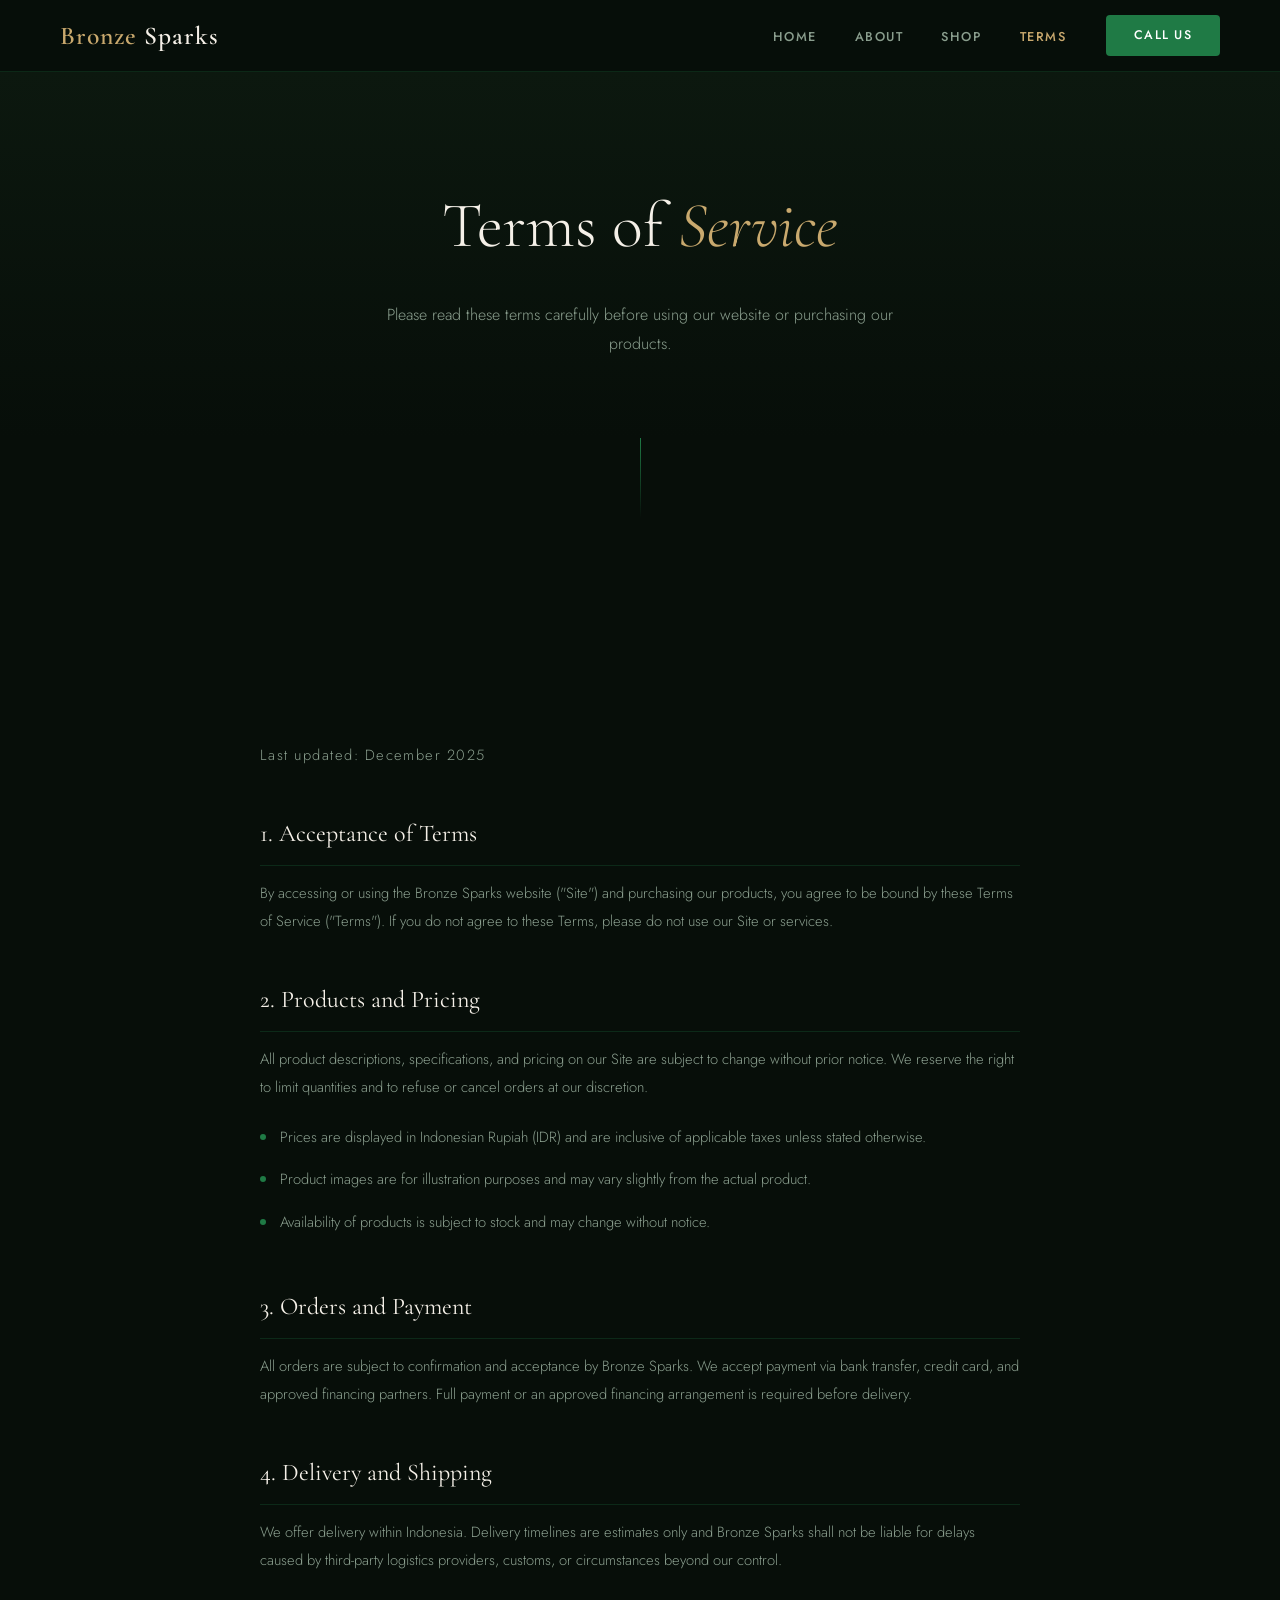
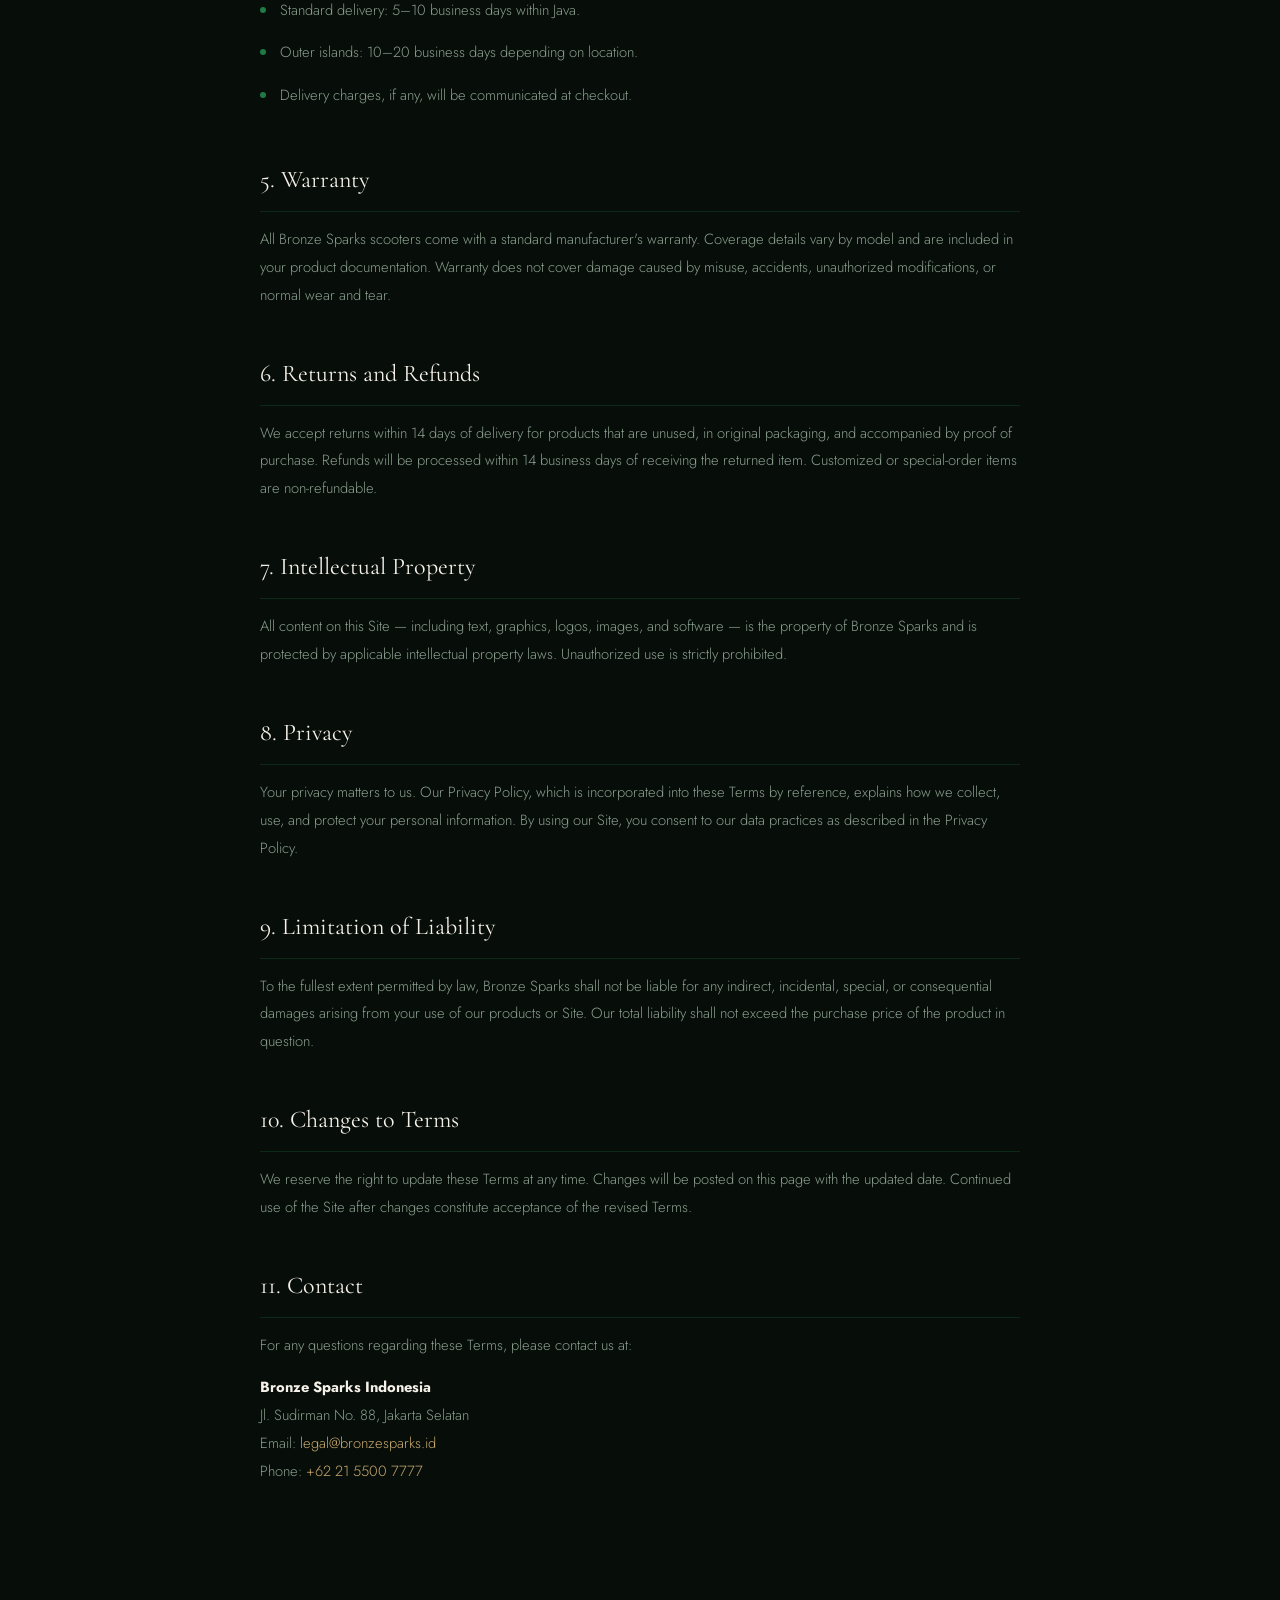
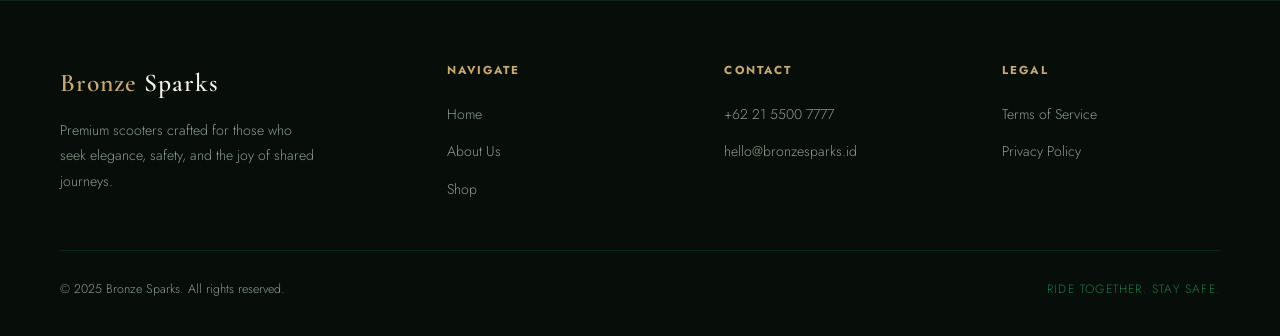
<file: terms.html>
<!DOCTYPE html>
<html lang="id">
<head>
    <meta charset="UTF-8" />
    <meta name="viewport" content="width=device-width, initial-scale=1.0"/>
    <meta name="description" content="Syarat dan ketentuan layanan Bronze Sparks — mencakup kebijakan pembelian, pengiriman, garansi, pengembalian, dan privasi untuk produk scooter premium kami.">
    <meta property="og:title" content="Syarat & Ketentuan – Bronze Sparks">
    <meta property="og:description" content="Baca syarat dan ketentuan layanan Bronze Sparks sebelum membeli scooter premium kami.">
    <meta property="og:type" content="website">
    <meta property="og:url" content="https://bronzesparks.id/terms.html">
    <title>Syarat & Ketentuan Layanan – Bronze Sparks</title>
    <link href="https://fonts.googleapis.com/css2?family=Cormorant+Garamond:ital,wght@0,300;0,400;0,600;1,300;1,400&family=Jost:wght@300;400;500;600&display=swap" rel="stylesheet"/>
    <link rel="icon" type="image/png" href="icon-transportation.png">
    <link rel="canonical" href="https://bronzesparks.id/terms.html">
    <link rel="stylesheet" href="style.css">
</head>
<body>

    <nav id="navbar">
        <div class="nav-logo"><a href="index.html"><span>Bronze</span> Sparks</a></div>
        <ul class="nav-links" id="navLinks">
            <li><a href="index.html">Home</a></li>
            <li><a href="about.html">About</a></li>
            <li><a href="shop.html">Shop</a></li>
            <li><a href="terms.html" class="active">Terms</a></li>
        </ul>
        <a class="nav-cta" href="index.html#contact-section">Call Us</a>
        <div class="hamburger" id="hamburger" onclick="toggleMenu()">
            <span></span><span></span><span></span>
        </div>
    </nav>

    <div class="mobile-menu" id="mobileMenu">
        <a href="index.html" onclick="toggleMenu()">Home</a>
        <a href="about.html" onclick="toggleMenu()">About</a>
        <a href="shop.html" onclick="toggleMenu()">Shop</a>
        <a href="terms.html" onclick="toggleMenu()">Terms of Service</a>
        <a class="m-cta" href="index.html#contact-section" onclick="toggleMenu()">📞 Call Us Now</a>
    </div>

    <div class="page-hero">
        <div class="page-hero-inner">
            <h1>Terms of <em>Service</em></h1>
            <p>Please read these terms carefully before using our website or purchasing our products.</p>
        </div>
    </div>
    <div class="divider"></div>

    <section class="section">
        <div class="terms-wrap">
            <p class="terms-date">Last updated: December 2025</p>

            <h2>1. Acceptance of Terms</h2>
            <p>By accessing or using the Bronze Sparks website ("Site") and purchasing our products, you agree to be bound by these Terms of Service ("Terms"). If you do not agree to these Terms, please do not use our Site or services.</p>

            <h2>2. Products and Pricing</h2>
            <p>All product descriptions, specifications, and pricing on our Site are subject to change without prior notice. We reserve the right to limit quantities and to refuse or cancel orders at our discretion.</p>
            <ul>
                <li>Prices are displayed in Indonesian Rupiah (IDR) and are inclusive of applicable taxes unless stated otherwise.</li>
                <li>Product images are for illustration purposes and may vary slightly from the actual product.</li>
                <li>Availability of products is subject to stock and may change without notice.</li>
            </ul>

            <h2>3. Orders and Payment</h2>
            <p>All orders are subject to confirmation and acceptance by Bronze Sparks. We accept payment via bank transfer, credit card, and approved financing partners. Full payment or an approved financing arrangement is required before delivery.</p>

            <h2>4. Delivery and Shipping</h2>
            <p>We offer delivery within Indonesia. Delivery timelines are estimates only and Bronze Sparks shall not be liable for delays caused by third-party logistics providers, customs, or circumstances beyond our control.</p>
            <ul>
                <li>Standard delivery: 5–10 business days within Java.</li>
                <li>Outer islands: 10–20 business days depending on location.</li>
                <li>Delivery charges, if any, will be communicated at checkout.</li>
            </ul>

            <h2>5. Warranty</h2>
            <p>All Bronze Sparks scooters come with a standard manufacturer's warranty. Coverage details vary by model and are included in your product documentation. Warranty does not cover damage caused by misuse, accidents, unauthorized modifications, or normal wear and tear.</p>

            <h2>6. Returns and Refunds</h2>
            <p>We accept returns within 14 days of delivery for products that are unused, in original packaging, and accompanied by proof of purchase. Refunds will be processed within 14 business days of receiving the returned item. Customized or special-order items are non-refundable.</p>

            <h2>7. Intellectual Property</h2>
            <p>All content on this Site — including text, graphics, logos, images, and software — is the property of Bronze Sparks and is protected by applicable intellectual property laws. Unauthorized use is strictly prohibited.</p>

            <h2>8. Privacy</h2>
            <p>Your privacy matters to us. Our Privacy Policy, which is incorporated into these Terms by reference, explains how we collect, use, and protect your personal information. By using our Site, you consent to our data practices as described in the Privacy Policy.</p>

            <h2>9. Limitation of Liability</h2>
            <p>To the fullest extent permitted by law, Bronze Sparks shall not be liable for any indirect, incidental, special, or consequential damages arising from your use of our products or Site. Our total liability shall not exceed the purchase price of the product in question.</p>

            <h2>10. Changes to Terms</h2>
            <p>We reserve the right to update these Terms at any time. Changes will be posted on this page with the updated date. Continued use of the Site after changes constitute acceptance of the revised Terms.</p>

            <h2>11. Contact</h2>
            <p>For any questions regarding these Terms, please contact us at:</p>
            <p><strong style="color:var(--cream)">Bronze Sparks Indonesia</strong><br/>
            Jl. Sudirman No. 88, Jakarta Selatan<br/>
            Email: <a href="mailto:legal@bronzesparks.id" style="color:var(--bronze)">legal@bronzesparks.id</a><br/>
            Phone: <a href="tel:+622155007777" style="color:var(--bronze)">+62 21 5500 7777</a></p>
        </div>
    </section>

    <footer>
        <div class="footer-top">
            <div class="footer-brand">
                <div class="nav-logo"><a href="index.html"><span>Bronze</span> Sparks</a></div>
                <p>Premium scooters crafted for those who seek elegance, safety, and the joy of shared journeys.</p>
            </div>
            <div class="footer-col">
                <h5>Navigate</h5>
                <ul>
                    <li><a href="index.html">Home</a></li>
                    <li><a href="about.html">About Us</a></li>
                    <li><a href="shop.html">Shop</a></li>
                </ul>
            </div>
            <div class="footer-col">
                <h5>Contact</h5>
                <ul>
                    <li><a href="tel:+622155007777">+62 21 5500 7777</a></li>
                    <li><a href="mailto:hello@bronzesparks.id">hello@bronzesparks.id</a></li>
                </ul>
            </div>
            <div class="footer-col">
                <h5>Legal</h5>
                <ul>
                    <li><a href="terms.html">Terms of Service</a></li>
                    <li><a href="#">Privacy Policy</a></li>
                </ul>
            </div>
        </div>
        <div class="footer-bottom">
            <p>© 2025 Bronze Sparks. All rights reserved.</p>
            <p style="color:var(--green);font-size:.75rem;letter-spacing:.1em">RIDE TOGETHER. STAY SAFE.</p>
        </div>
    </footer>

    <script src="script.js"></script>
</body>
</html>
</file>
<file: style.css>
*, *::before, *::after { 
  box-sizing: border-box;
  margin: 0;
  padding: 0;
}

:root {
  --bg:        #070e09;
  --bg2:       #0d1a10;
  --bg3:       #111f14;
  --green:     #1f7a45;
  --green-lt:  #28a05a;
  --green-dim: #163d25;
  --bronze:    #c9a96e;
  --bronze-lt: #e0c48a;
  --cream:     #f5f0e8;
  --muted:     #8a9e8e;
  --border:    rgba(31,122,69,.25);
  --font-head: 'Cormorant Garamond', serif;
  --font-body: 'Jost', sans-serif;
  --nav-h:     72px;
  --radius:    4px;
  --trans:     .35s cubic-bezier(.4,0,.2,1);
}

html {
  scroll-behavior: smooth;
}

body {
  background: var(--bg);
  color: var(--cream);
  font-family: var(--font-body);
  font-weight: 300;
  line-height: 1.7;
  overflow-x: hidden;
}

a {
  color: inherit;
  text-decoration: none;
}

img {
  display: block;
  width: 100%;
  object-fit: cover;
}

::-webkit-scrollbar {
  width: 6px;
}

::-webkit-scrollbar-track {
  background: var(--bg);
}

::-webkit-scrollbar-thumb {
  background: var(--green-dim);
  border-radius: 3px;
}

.page {
  display: none;
  min-height: 100vh;
}
.page.active {
  display: block;
}

nav {
  position: fixed;
  top: 0;
  left: 0;
  right: 0;
  z-index: 100;
  height: var(--nav-h);
  display: flex;
  align-items: center;
  padding: 0 60px;
  background: rgba(7,14,9,.85);
  backdrop-filter: blur(14px);
  border-bottom: 1px solid var(--border);
  transition: var(--trans);
}

.nav-logo {
  font-family: var(--font-head);
  font-size: 1.6rem;
  font-weight: 600;
  color: var(--cream);
  margin-right: auto;
  letter-spacing: .04em;
}

.nav-logo span {
  color: var(--bronze);
}

.nav-links {
  display: flex;
  gap: 38px;
  list-style: none;
}

.nav-links a {
  font-size: .8rem;
  font-weight: 500;
  letter-spacing: .12em;
  text-transform: uppercase;
  color: var(--muted);
  transition: color var(--trans);
  cursor: pointer;
}

.nav-links a:hover,
.nav-links a.active {
  color: var(--bronze);
}

.nav-cta {
  margin-left: 40px;
  padding: 10px 28px;
  background: var(--green);
  border: none;
  border-radius: var(--radius);
  color: #fff;
  font-family: var(--font-body);
  font-size: .78rem;
  font-weight: 500;
  letter-spacing: .1em;
  text-transform: uppercase;
  cursor: pointer;
  transition: background var(--trans), transform var(--trans);
}

.nav-cta:hover { background: var(--green-lt); transform: translateY(-1px); }

.hamburger {
  display: none;
  flex-direction: column;
  gap: 5px;
  cursor: pointer;
  margin-left: auto;
  padding: 6px;
}

.hamburger span {
  display: block; width: 24px; height: 2px;
  background: var(--cream);
  border-radius: 2px;
  transition: var(--trans);
}

.hamburger.open span:nth-child(1) { transform: rotate(45deg) translate(5px,5px); }

.hamburger.open span:nth-child(2) { opacity: 0; }

.hamburger.open span:nth-child(3) { transform: rotate(-45deg) translate(5px,-5px); }

.mobile-menu {
  display: none;
  position: fixed; top: var(--nav-h); left: 0; right: 0;
  background: rgba(7,14,9,.97);
  padding: 24px 32px 32px;
  z-index: 99;
  border-bottom: 1px solid var(--border);
  flex-direction: column; gap: 20px;
}

.mobile-menu.open { display: flex; }

.mobile-menu a {
  font-size: .9rem; font-weight: 500; letter-spacing: .1em;
  text-transform: uppercase; color: var(--muted);
  cursor: pointer; transition: color var(--trans);
}

.mobile-menu a:hover { color: var(--bronze); }

.mobile-menu .m-cta {
  margin-top: 8px;
  padding: 12px 0;
  background: var(--green);
  border-radius: var(--radius);
  text-align: center;
  color: #fff;
  font-size: .82rem; letter-spacing: .1em; text-transform: uppercase;
}

.hero {
  padding-top: var(--nav-h);
  min-height: 100vh;
  display: grid;
  grid-template-columns: 1fr 1fr;
  position: relative;
  overflow: hidden;
}

.hero-left {
  display: flex;
  flex-direction: column;
  justify-content: center;
  padding: 80px 60px 80px 60px;
}

.hero-tag {
  display: inline-flex; align-items: center; gap: 10px;
  font-size: .72rem; letter-spacing: .2em; text-transform: uppercase;
  color: var(--bronze); margin-bottom: 24px;
}

.hero-tag::before {
  content: ''; display: block;
  width: 32px; height: 1px; background: var(--bronze);
}

.hero-title {
  font-family: var(--font-head);
  font-size: clamp(3rem, 5vw, 5rem);
  font-weight: 300;
  line-height: 1.1;
  margin-bottom: 28px;
  color: var(--cream);
}

.hero-title em {
  font-style: italic;
  color: var(--bronze);
}

.hero-desc {
  max-width: 420px;
  font-size: .95rem;
  color: var(--muted);
  margin-bottom: 44px;
  line-height: 1.8;
}

.hero-actions { display: flex; gap: 16px; flex-wrap: wrap; }

.btn-primary {
  padding: 14px 38px;
  background: var(--green);
  color: #fff;
  border: none; border-radius: var(--radius);
  font-family: var(--font-body);
  font-size: .82rem; font-weight: 500;
  letter-spacing: .12em; text-transform: uppercase;
  cursor: pointer;
  transition: background var(--trans), transform var(--trans), box-shadow var(--trans);
}

.btn-primary:hover {
  background: var(--green-lt);
  transform: translateY(-2px);
  box-shadow: 0 12px 32px rgba(31,122,69,.35);
}

.btn-outline {
  padding: 14px 38px;
  background: transparent;
  color: var(--cream);
  border: 1px solid var(--border);
  border-radius: var(--radius);
  font-family: var(--font-body);
  font-size: .82rem; font-weight: 500;
  letter-spacing: .12em; text-transform: uppercase;
  cursor: pointer;
  transition: border-color var(--trans), color var(--trans), transform var(--trans);
}

.btn-outline:hover {
  border-color: var(--bronze);
  color: var(--bronze);
  transform: translateY(-2px);
}

.hero-right {
  position: relative;
  background: var(--bg2);
  overflow: hidden;
  display: flex; align-items: center; justify-content: center;
}

.hero-visual {
  width: 100%; height: 100%;
  position: absolute; inset: 0;
  background:
    radial-gradient(ellipse 80% 80% at 60% 50%, rgba(31,122,69,.18) 0%, transparent 70%),
    linear-gradient(135deg, var(--bg2) 0%, var(--bg3) 100%);
}

.hero-scooter {
  position: relative; z-index: 2;
  width: 72%; max-width: 480px;
  animation: float 5s ease-in-out infinite;
}

@keyframes float {
  0%, 100% { transform: translateY(0); }
  50%       { transform: translateY(-18px); }
}

.hero-badge {
  position: absolute; bottom: 48px; left: 40px; z-index: 3;
  background: rgba(13,26,16,.9);
  border: 1px solid var(--border);
  border-radius: var(--radius);
  padding: 16px 22px;
  backdrop-filter: blur(10px);
}

.hero-badge p { font-size: .7rem; color: var(--muted); letter-spacing: .1em; text-transform: uppercase; }
.hero-badge h4 {
  font-family: var(--font-head);
  font-size: 1.3rem; color: var(--bronze);
}

.hero-line {
  position: absolute; bottom: 0; left: 60px;
  width: 1px; height: 80px;
  background: linear-gradient(to bottom, transparent, var(--border));
}

.section {
  padding: 100px 60px;
}

.section-alt { background: var(--bg2); }

.section-label {
  font-size: .7rem; letter-spacing: .22em; text-transform: uppercase;
  color: var(--bronze); margin-bottom: 14px;
  display: flex; align-items: center; gap: 12px;
}

.section-label::after {
  content: ''; flex: 1; max-width: 48px; height: 1px; background: var(--bronze);
}

.section-title {
  font-family: var(--font-head);
  font-size: clamp(2rem, 3.5vw, 3.2rem);
  font-weight: 300;
  line-height: 1.2;
  color: var(--cream);
  max-width: 600px;
}

.section-title em { font-style: italic; color: var(--bronze); }

.features-grid {
  display: grid;
  grid-template-columns: repeat(3, 1fr);
  gap: 2px;
  margin-top: 64px;
  border: 1px solid var(--border);
}

.feature-card {
  padding: 44px 36px;
  background: var(--bg2);
  border: 1px solid var(--border);
  transition: background var(--trans), transform var(--trans);
  position: relative;
  overflow: hidden;
}

.feature-card::before {
  content: '';
  position: absolute; top: 0; left: 0; right: 0;
  height: 2px;
  background: linear-gradient(90deg, transparent, var(--green), transparent);
  opacity: 0; transition: opacity var(--trans);
}

.feature-card:hover { background: var(--bg3); }

.feature-card:hover::before { opacity: 1; }

.feature-icon {
  width: 44px; height: 44px;
  border-radius: 50%;
  background: var(--green-dim);
  display: flex; align-items: center; justify-content: center;
  margin-bottom: 24px;
  font-size: 1.2rem;
}

.feature-card h3 {
  font-family: var(--font-head);
  font-size: 1.3rem; font-weight: 400;
  color: var(--cream); margin-bottom: 12px;
}

.feature-card p { font-size: .88rem; color: var(--muted); line-height: 1.8; }

.couple-banner {
  display: grid; grid-template-columns: 1fr 1fr;
  gap: 0;
}

.couple-visual {
  background: var(--bg3);
  min-height: 500px;
  position: relative;
  overflow: hidden;
  display: flex; align-items: center; justify-content: center;
}

.couple-visual-inner {
  width: 100%; height: 100%;
  background:
    radial-gradient(ellipse 70% 70% at 50% 60%, rgba(31,122,69,.22) 0%, transparent 70%),
    var(--bg3);
  display: flex; align-items: center; justify-content: center;
}

.couple-content {
  padding: 80px 60px;
  display: flex; flex-direction: column; justify-content: center;
}

.couple-content .section-title { max-width: 100%; }

.couple-content p {
  margin-top: 24px; font-size: .92rem; color: var(--muted); line-height: 1.9;
  max-width: 440px;
}

.couple-content .btn-primary { margin-top: 40px; display: inline-block; width: fit-content; }

.stats-row {
  display: grid; grid-template-columns: repeat(4,1fr);
  gap: 1px;
  background: var(--border);
  margin-top: 80px;
  border: 1px solid var(--border);
}

.stat {
  padding: 40px 32px;
  background: var(--bg2);
  text-align: center;
}

.stat-num {
  font-family: var(--font-head);
  font-size: 2.8rem; font-weight: 300;
  color: var(--bronze);
}

.stat-label { font-size: .78rem; letter-spacing: .12em; text-transform: uppercase; color: var(--muted); margin-top: 6px; }

.contact-wrap {
  display: grid; grid-template-columns: 1fr 1fr; gap: 80px;
  margin-top: 64px;
}

.contact-info h3 {
  font-family: var(--font-head);
  font-size: 1.5rem; font-weight: 400;
  color: var(--cream); margin-bottom: 16px;
}

.contact-info p { font-size: .9rem; color: var(--muted); margin-bottom: 32px; }

.contact-detail {
  display: flex; align-items: center; gap: 14px;
  padding: 16px 0;
  border-bottom: 1px solid var(--border);
}

.contact-detail:last-child { border-bottom: none; }

.contact-detail .icon {
  width: 38px; height: 38px; border-radius: 50%;
  background: var(--green-dim);
  display: flex; align-items: center; justify-content: center;
  font-size: 1rem; flex-shrink: 0;
}

.contact-detail p { font-size: .88rem; color: var(--muted); margin: 0; }

.contact-detail strong { display: block; color: var(--cream); font-weight: 500; font-size: .9rem; }

.contact-form { display: flex; flex-direction: column; gap: 16px; }

.form-row { display: grid; grid-template-columns: 1fr 1fr; gap: 16px; }

.form-group { display: flex; flex-direction: column; gap: 6px; }

.form-group label {
  font-size: .72rem; letter-spacing: .12em; text-transform: uppercase;
  color: var(--muted);
}

.form-group input, .form-group textarea {
  background: var(--bg2);
  border: 1px solid var(--border);
  border-radius: var(--radius);
  padding: 12px 16px;
  color: var(--cream);
  font-family: var(--font-body);
  font-size: .9rem;
  outline: none;
  transition: border-color var(--trans);
  resize: none;
}

.form-group input:focus, .form-group textarea:focus {
  border-color: var(--green);
}

.form-group textarea { height: 120px; }

footer {
  background: var(--bg);
  border-top: 1px solid var(--border);
  padding: 60px 60px 36px;
}

.footer-top {
  display: grid; grid-template-columns: 1.5fr 1fr 1fr 1fr;
  gap: 60px; margin-bottom: 48px;
}

.footer-brand p {
  font-size: .88rem; color: var(--muted); margin-top: 14px; max-width: 260px; line-height: 1.8;
}

.footer-col h5 {
  font-size: .72rem; letter-spacing: .18em; text-transform: uppercase;
  color: var(--bronze); margin-bottom: 20px;
}

.footer-col ul { list-style: none; display: flex; flex-direction: column; gap: 10px; }
.footer-col ul li a {
  font-size: .88rem; color: var(--muted);
  transition: color var(--trans); cursor: pointer;
}

.footer-col ul li a:hover { color: var(--cream); }
.footer-bottom {
  padding-top: 28px;
  border-top: 1px solid var(--border);
  display: flex; justify-content: space-between; align-items: center;
}

.footer-bottom p { font-size: .78rem; color: var(--muted); }

.page-hero {
  padding-top: var(--nav-h);
  padding-bottom: 80px;
  background: linear-gradient(180deg, var(--bg2) 0%, var(--bg) 100%);
  text-align: center;
}

.page-hero-inner {
  padding: 100px 60px 0;
}

.page-hero h1 {
  font-family: var(--font-head);
  font-size: clamp(2.8rem, 5vw, 5rem);
  font-weight: 300; color: var(--cream);
  margin-bottom: 20px;
}

.page-hero h1 em { font-style: italic; color: var(--bronze); }
.page-hero p {
  font-size: 1rem; color: var(--muted); max-width: 560px; margin: 0 auto; line-height: 1.8;
}

.divider {
  width: 1px; height: 80px;
  background: linear-gradient(to bottom, var(--green), transparent);
  margin: 0 auto 60px;
}

.about-story {
  display: grid; grid-template-columns: 1fr 1fr; gap: 80px; align-items: center;
}

.about-story-text h2 {
  font-family: var(--font-head);
  font-size: clamp(1.8rem, 3vw, 2.8rem); font-weight: 300; margin-bottom: 24px; color: var(--cream);
}

.about-story-text h2 em { font-style: italic; color: var(--bronze); }

.about-story-text p {
  font-size: .92rem; color: var(--muted); line-height: 1.9; margin-bottom: 20px;
}

.about-visual {
  background: var(--bg2);
  border: 1px solid var(--border);
  border-radius: var(--radius);
  min-height: 440px;
  display: flex; align-items: center; justify-content: center;
  position: relative; overflow: hidden;
}

.about-visual-glow {
  position: absolute; inset: 0;
  background: radial-gradient(ellipse 60% 60% at 50% 50%, rgba(31,122,69,.2), transparent);
}

.values-grid {
  display: grid; grid-template-columns: repeat(2,1fr); gap: 2px;
  border: 1px solid var(--border);
}

.value-card {
  padding: 40px 36px; background: var(--bg2);
  border: 1px solid var(--border);
}

.value-card span {
  font-family: var(--font-head); font-size: 2.5rem; color: var(--green-dim);
  font-weight: 300; display: block; margin-bottom: 12px;
}

.value-card h4 {
  font-family: var(--font-head); font-size: 1.2rem; font-weight: 400;
  color: var(--cream); margin-bottom: 10px;
}

.value-card p { font-size: .88rem; color: var(--muted); line-height: 1.8; }

.shop-filters {
  display: flex; gap: 8px; flex-wrap: wrap; margin-bottom: 48px; margin-top: 40px;
}

.filter-btn {
  padding: 8px 22px;
  background: transparent;
  border: 1px solid var(--border);
  border-radius: 100px;
  color: var(--muted);
  font-family: var(--font-body);
  font-size: .78rem; letter-spacing: .1em; text-transform: uppercase;
  cursor: pointer; transition: all var(--trans);
}

.filter-btn.active, .filter-btn:hover {
  background: var(--green-dim); border-color: var(--green); color: var(--cream);
}

.products-grid {
  display: grid; grid-template-columns: repeat(3,1fr); gap: 24px;
}

.product-card {
  background: var(--bg2); border: 1px solid var(--border);
  border-radius: var(--radius); overflow: hidden;
  transition: transform var(--trans), box-shadow var(--trans);
  cursor: pointer;
}

.product-card:hover {
  transform: translateY(-6px);
  box-shadow: 0 24px 60px rgba(0,0,0,.5);
}

.product-img {
  height: 240px; background: var(--bg3);
  display: flex; align-items: center; justify-content: center;
  position: relative; overflow: hidden;
}

.product-img-glow {
  position: absolute; inset: 0;
  background: radial-gradient(ellipse 60% 60% at 50% 70%, rgba(31,122,69,.18), transparent);
}

.product-badge-new {
  position: absolute; top: 16px; left: 16px;
  background: var(--green); color: #fff;
  font-size: .65rem; letter-spacing: .1em; text-transform: uppercase;
  padding: 4px 10px; border-radius: 2px;
}

.product-badge-safe {
  position: absolute; top: 16px; right: 16px;
  background: rgba(201,169,110,.15);
  border: 1px solid rgba(201,169,110,.3);
  color: var(--bronze);
  font-size: .65rem; letter-spacing: .1em; text-transform: uppercase;
  padding: 4px 10px; border-radius: 2px;
}

.product-info { padding: 24px; }

.product-info h3 {
  font-family: var(--font-head); font-size: 1.2rem; font-weight: 400;
  color: var(--cream); margin-bottom: 6px;
}

.product-info .tagline { font-size: .8rem; color: var(--muted); margin-bottom: 16px; }

.product-footer {
  display: flex; justify-content: space-between; align-items: center;
  padding-top: 16px; border-top: 1px solid var(--border);
}

.product-price {
  font-family: var(--font-head); font-size: 1.4rem; color: var(--bronze);
}

.product-price span { font-size: .75rem; color: var(--muted); vertical-align: super; }

.btn-sm {
  padding: 8px 20px; background: var(--green); color: #fff;
  border: none; border-radius: var(--radius);
  font-family: var(--font-body); font-size: .75rem; letter-spacing: .1em;
  text-transform: uppercase; cursor: pointer;
  transition: background var(--trans);
}

.btn-sm:hover { background: var(--green-lt); }

.terms-wrap {
  max-width: 760px; margin: 64px auto 0; padding: 0;
}

.terms-wrap h2 {
  font-family: var(--font-head); font-size: 1.5rem; font-weight: 400;
  color: var(--cream); margin: 44px 0 14px;
  padding-bottom: 10px; border-bottom: 1px solid var(--border);
}

.terms-wrap h2:first-child { margin-top: 0; }

.terms-wrap p { font-size: .92rem; color: var(--muted); line-height: 1.9; margin-bottom: 14px; }

.terms-wrap ul { list-style: none; padding-left: 0; }

.terms-wrap ul li {
  padding: 8px 0 8px 20px; position: relative;
  font-size: .92rem; color: var(--muted); line-height: 1.8;
}

.terms-wrap ul li::before {
  content: ''; position: absolute; left: 0; top: 18px;
  width: 6px; height: 6px; border-radius: 50%; background: var(--green);
}

.terms-date { font-size: .78rem; color: var(--green); letter-spacing: .1em; margin-bottom: 40px; }

.js-ready .fade-in { opacity: 0; }

.js-ready .fade-in.visible { opacity: 1; }

@media (max-width: 1024px) {
  nav { padding: 0 36px; }
  .nav-links { gap: 24px; }
  .nav-cta { margin-left: 24px; padding: 9px 20px; }
  .section { padding: 80px 36px; }
  footer { padding: 60px 36px 36px; }
  .hero-left { padding: 60px 36px; }
  .hero-title { font-size: 3.4rem; }
  .features-grid { grid-template-columns: repeat(3,1fr); }
  .stats-row { grid-template-columns: repeat(2,1fr); }
  .contact-wrap { gap: 48px; }
  .footer-top { grid-template-columns: 1fr 1fr; gap: 40px; }
  .about-story { gap: 48px; }
  .products-grid { grid-template-columns: repeat(2,1fr); }
  .page-hero-inner { padding: 80px 36px 0; }
}

@media (max-width: 768px) {
  nav { padding: 0 24px; }
  .nav-links, .nav-cta { display: none; }
  .hamburger { display: flex; }
  .section { padding: 64px 24px; }
  footer { padding: 48px 24px 28px; }
  .hero { grid-template-columns: 1fr; min-height: auto; }
  .hero-left { padding: 60px 24px 48px; order: 2; }
  .hero-right { min-height: 320px; order: 1; }
  .hero-title { font-size: 2.8rem; }
  .hero-badge { bottom: 20px; left: 20px; }
  .features-grid { grid-template-columns: 1fr; }
  .couple-banner { grid-template-columns: 1fr; }
  .couple-visual { min-height: 280px; order: -1; }
  .couple-content { padding: 48px 24px; }
  .stats-row { grid-template-columns: repeat(2,1fr); }
  .contact-wrap { grid-template-columns: 1fr; gap: 48px; }
  .form-row { grid-template-columns: 1fr; }
  .footer-top { grid-template-columns: 1fr 1fr; gap: 36px; }
  .footer-bottom { flex-direction: column; gap: 12px; text-align: center; }
  .about-story { grid-template-columns: 1fr; gap: 40px; }
  .about-visual { min-height: 280px; }
  .values-grid { grid-template-columns: 1fr; }
  .products-grid { grid-template-columns: 1fr 1fr; }
  .page-hero-inner { padding: 64px 24px 0; }
}

@media (max-width: 480px) {
  .section { padding: 52px 18px; }
  footer { padding: 40px 18px 24px; }
  .hero-left { padding: 44px 18px 36px; }
  .hero-title { font-size: 2.2rem; }
  .hero-desc { font-size: .88rem; }
  .hero-actions { flex-direction: column; }
  .btn-primary, .btn-outline { width: 100%; text-align: center; }
  .stats-row { grid-template-columns: 1fr 1fr; }
  .stat { padding: 28px 16px; }
  .stat-num { font-size: 2.2rem; }
  .products-grid { grid-template-columns: 1fr; }
  .footer-top { grid-template-columns: 1fr; gap: 28px; }
  .section-title { font-size: 1.9rem; }
  .page-hero-inner { padding: 52px 18px 0; }
  .page-hero h1 { font-size: 2.4rem; }
  .terms-wrap { margin-top: 40px; }
  .couple-content { padding: 36px 18px; }
  nav { padding: 0 18px; }
}

.scooter-svg {
  width: 100%;
  max-width: 380px;
}
</file>
